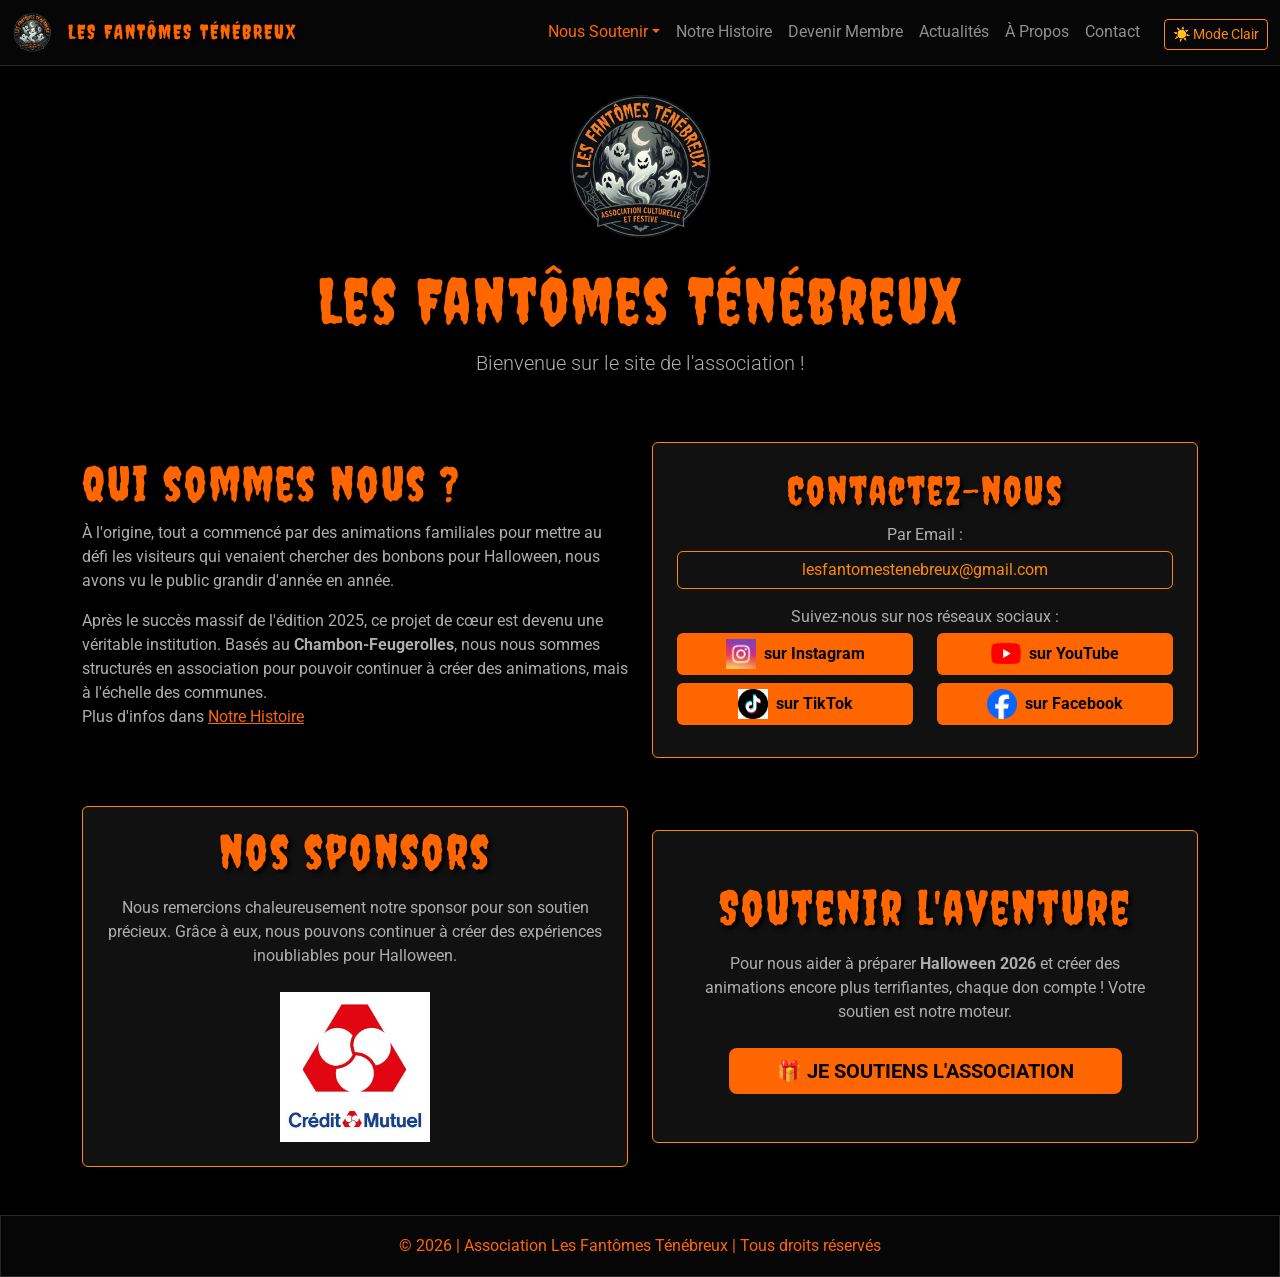
<file: index.html>
<!DOCTYPE html>
<html lang="fr">

<head>
    <meta charset="UTF-8">
    <meta name="viewport" content="width=device-width, initial-scale=1.0">
    <title>Accueil - Les Fantômes Ténébreux</title>
    <meta name="description" content="Association Les Fantômes Ténébreux au Chambon-Feugerolles. Spécialistes de l'animation d'Halloween, nous créons des parcours immersifs et des scénographies terrifiantes pour petits et grands.">
    <meta property="og:title" content="Les Fantômes Ténébreux - Animations Halloween">
    <meta property="og:description" content="Rejoignez l'association la plus terrifiante du Chambon-Feugerolles !">
    <meta property="og:image" content="https://les-fantomes-tenebreux.netlify.app/logo2.png">
    <meta property="og:url" content="https://les-fantomes-tenebreux.netlify.app">
    <meta property="og:type" content="website">
    <script type="application/ld+json">
    {
      "@context": "https://schema.org",
      "@type": "Organization",
      "url": "https://les-fantomes-tenebreux.netlify.app",
      "logo": "https://les-fantomes-tenebreux.netlify.app/logo2.png",
      "name": "Les Fantômes Ténébreux"
    }
    </script>
    <link rel="stylesheet" href="bootstrap.min.css">
    <link rel="stylesheet" href="style.css">
    <link href="https://fonts.googleapis.com/css2?family=Creepster&display=swap" rel="stylesheet">
    <link rel="icon" type="image/png" href="logo2.png">
    <link rel="apple-touch-icon" href="logo2.png">
</head>

<body class="d-flex flex-column min-vh-100">

<nav class="navbar navbar-expand-lg navbar-dark bg-dark fixed-top">
    <div class="container-fluid">
        <a class="navbar-brand d-flex align-items-center" href="/" style="color: #ff6600; font-family: 'Creepster', cursive;">
            <img src="logo2.png" alt="Logo" style="max-width: 40px;" class="me-3">
            <span class="d-none d-sm-inline">LES FANTÔMES TÉNÉBREUX</span>
        </a>
        <div class="d-flex align-items-center ms-auto order-lg-last">
            <button id="theme-toggle" class="btn btn-outline-warning btn-sm me-2">🌓 Mode Clair</button>
            <button class="navbar-toggler" type="button" data-bs-toggle="collapse" data-bs-target="#navbarNav" aria-controls="navbarNav" aria-expanded="false" aria-label="Toggle navigation">
                <span class="navbar-toggler-icon"></span>
            </button>
        </div>

        <div class="collapse navbar-collapse" id="navbarNav">
            <ul class="navbar-nav ms-auto me-lg-3">
                <li class="nav-item dropdown">
                    <a class="nav-link dropdown-toggle" data-bs-toggle="dropdown" href="#" role="button" aria-haspopup="true" aria-expanded="false" style="color: #ff6600;"><font dir="auto" style="vertical-align: inherit;"><font dir="auto" style="vertical-align: inherit;">Nous Soutenir</font></font></a>
                    <div class="dropdown-menu">
                        <a class="dropdown-item" href="/soutenir"><font dir="auto" style="vertical-align: inherit;"><font dir="auto" style="vertical-align: inherit;">Faire un don financier</font></font></a>
                        <a class="dropdown-item" href="https://forms.gle/yteDJCCFaxfCuUiA8"><font dir="auto" style="vertical-align: inherit;"><font dir="auto" style="vertical-align: inherit;">Faire un don de matériel (ou une location gratuite)</font></font></a>
                        <a class="dropdown-item" href="https://forms.gle/eyxXACekgcx5JAuy6"><font dir="auto" style="vertical-align: inherit;"><font dir="auto" style="vertical-align: inherit;">Faire un don en nature (service et autre)</font></font></a>
                    </div>
                </li> 
                <li class="nav-item"><a class="nav-link" href="/historique">Notre Histoire</a></li>
                <li class="nav-item"><a class="nav-link" href="/adhesion">Devenir Membre</a></li>
                <li class="nav-item"><a class="nav-link" href="/actualites">Actualités</a></li>
                <li class="nav-item"><a class="nav-link" href="/Apropos">À Propos</a></li>
                <li class="nav-item"><a class="nav-link" href="mailto:lesfantomestenebreux@gmail.com">Contact</a></li>
            </ul>
        </div>
    </div>
</nav>
<p style="margin-top: 30px;"></p> <!-- Pour compenser la navbar fixe -->
    <div class="container text-center my-5">
        <img src="logo2.png" alt="Logo Les Fantômes Ténébreux" style="max-width: 150px;" class="mb-4">
        <h1 style="color: #ff6600; font-family: 'Creepster', cursive;" class="display-3">Les Fantômes Ténébreux</h1>
        <p class="lead">Bienvenue sur le site de l'association !</p>
    </div>

    <main class="container">
        <div class="row align-items-center mb-5">
            <div class="col-md-6">
                <h2 style="color: #ff6600; font-family: 'Creepster', cursive;">Qui sommes nous ?</h2>
                <p>À l'origine, tout a commencé par des animations familiales pour mettre au défi les visiteurs qui venaient chercher des bonbons pour Halloween, nous avons vu le public grandir d'année en année.</p>
                <p>Après le succès massif de l'édition 2025, ce projet de cœur est devenu une véritable institution. Basés au <strong>Chambon-Feugerolles</strong>, nous nous sommes structurés en association pour pouvoir continuer à créer des animations, mais à l'échelle des communes. <br> Plus d'infos dans <a href="/historique" style="color: #ff6600;">Notre Histoire</a></p>
            </div>
            
            <div class="col-md-6">
                <div class="card bg border-warning shadow">
                    <div class="card-body text-center p-4">
                        <h3 style="color: #ff6600; font-family: 'Creepster', cursive;">Contactez-nous</h3>
                        <div class="mb-3">
                            <p class="mb-1">Par Email :</p>
                            <a href="mailto:lesfantomestenebreux@gmail.com" class="btn btn-outline-warning w-100">lesfantomestenebreux@gmail.com</a>
                        </div>
                        <p class="mb-1">Suivez-nous sur nos réseaux sociaux :</p>
                        <div class="row align-items-center">
                            <div class="col-md-6 mb-2"> 
                                <a href="https://www.instagram.com/les_fantomes_tenebreux" target="_blank" class="btn btn-outline-warning d-flex align-items-center justify-content-center gap-2 fw-bold" style="background-color: #ff6600; border: none; color: black;">
                                    <img src="insta.jpg" alt="Instagram" style="width: 30px; height: 30px; object-fit: contain;"> sur Instagram
                                </a>
                            </div>
                            <div class="col-md-6 mb-2"> 
                                <a href="https://www.youtube.com/@LesFant%C3%B4mesT%C3%A9n%C3%A9breux" target="_blank" class="btn btn-outline-warning d-flex align-items-center justify-content-center gap-2 fw-bold" style="background-color: #ff6600; border: none; color: black;">
                                    <img src="Youtube.png" alt="YouTube" style="width: 30px; height: 30px; object-fit: contain;"> sur YouTube
                                </a>
                            </div>
                            <div class="col-md-6 mb-2"> 
                                <a href="https://www.tiktok.com/@les_fantomes_tenebreux" target="_blank" class="btn btn-outline-warning d-flex align-items-center justify-content-center gap-2 fw-bold" style="background-color: #ff6600; border: none; color: black;">
                                    <img src="tiktok.png" alt="TikTok" style="width: 30px; height: 30px; object-fit: contain;"> sur TikTok
                                </a>
                            </div>
                            <div class="col-md-6 mb-2"> 
                                <a href="https://www.facebook.com/profile.php?id=61594657620146" target="_blank" class="btn btn-outline-warning d-flex align-items-center justify-content-center gap-2 fw-bold" style="background-color: #ff6600; border: none; color: black;">
                                    <img src="facebook.png" alt="Facebook" style="width: 30px; height: 30px; object-fit: contain;"> sur Facebook
                                </a>
                            </div>
                        </div>
                    </div>
                </div>
            </div>
        </div>
        <!-- mettre ici le bandeau des sponsors -->
        <div class="row align-items-center mb-5">
            <div class="col-md-6">
                <div class="card bg border-warning shadow text-center"> 
                    <div class="card-body text-center">
                        <h2 style="color: #ff6600; font-family: 'Creepster', cursive;">nos sponsors</h2>
                        <p class="mt-3">Nous remercions chaleureusement notre sponsor pour son soutien précieux. Grâce à eux, nous pouvons continuer à créer des expériences inoubliables pour Halloween.</p>
                        <div class="d-flex justify-content-around flex-wrap">
                            <a href="https://www.creditmutuel.fr/fr/caisse/auvergne-rhone-alpes/loire/10278-07322-00" class="m-2">
                                <img src="credit_mutuel.jpg" alt="Sponsor 1" style="max-width: 150px;">
                            </a>
                            <!--
                            <a href="#" target="_blank" class="m-2">
                                <img src="sponsors.png" alt="Sponsor 2" style="max-width: 100px;">
                            </a>
                            <a href="#" target="_blank" class="m-2">
                                <img src="sponsors.png" alt="Sponsor 3" style="max-width: 100px;">
                            </a> 
                            -->
                        </div>
                    </div>
                </div>
            </div>
        
            <!-- fin bandeau des sponsors -->
            <div class="col-md-6">
                <div class="card bg border-warning shadow text-center p-4"> 
                    <div class="card-body text-center p-4">
                        <h2 style="color: #ff6600; font-family: 'Creepster', cursive;">Soutenir l'aventure</h2>
                        <p class="mt-3">Pour nous aider à préparer <strong>Halloween <span id="current-year1">2027</span></strong> et créer des animations encore plus terrifiantes, chaque don compte ! Votre soutien est notre moteur.</p>
                        <script>
                            document.getElementById("current-year1").textContent = new Date().getFullYear();
                        </script>
                        <div class="mt-4">
                            <a href="/soutenir" class="btn btn-warning btn-lg fw-bold px-5" style="background-color: #ff6600; border: none; color: black;">🎁 JE SOUTIENS L'ASSOCIATION</a>
                            </div>
                    </div>
                </div>
            </div>
        </div>    
    </main>   
<script src="https://cdn.jsdelivr.net/npm/bootstrap@5.3.3/dist/js/bootstrap.bundle.min.js"></script>
<script>
    const toggleBtn = document.getElementById('theme-toggle');
    const body = document.body;

    function updateThemeUI(isDark) {
        // On cible TOUTES les cartes de la page
        const allCards = document.querySelectorAll('.card');

        if (isDark) {
            // MODE SOMBRE
            body.style.backgroundColor = "#000000";
            body.style.color = "#adafae";
            
            allCards.forEach(card => {
                card.style.backgroundColor = "#111111";
                card.style.borderColor = "#ff6600";
            });

            toggleBtn.innerHTML = "☀️ Mode Clair";
            toggleBtn.className = "btn btn-outline-warning btn-sm mt-1";
        } else {
            // MODE CLAIR
            body.style.backgroundColor = "#ADAFAE";
            body.style.color = "#212529";
            
            allCards.forEach(card => {
                card.style.backgroundColor = "#f8f9fa";
                card.style.borderColor = "#dee2e6";
            });

            toggleBtn.innerHTML = "🌙 Mode Sombre";
            toggleBtn.className = "btn btn-outline-dark btn-sm mt-1";
        }

        // Ajustement automatique de tous les textes pour la lisibilité
        const allTexts = document.querySelectorAll('p, h2, h3, .text-dark, .text-light');
        allTexts.forEach(el => {
            // On ne touche pas aux titres orange (#ff6600)
            if (!el.classList.contains('text-orange') && el.style.color !== 'rgb(255, 102, 0)') {
                el.style.setProperty('color', isDark ? '#adafae' : '#212529', 'important');
            }
        });
    }

    toggleBtn.addEventListener('click', () => {
        const isCurrentlyDark = localStorage.getItem('theme') !== 'light';
        const nextTheme = isCurrentlyDark ? 'light' : 'dark';
        localStorage.setItem('theme', nextTheme);
        updateThemeUI(nextTheme === 'dark');
    });

    // Chargement initial basé sur la mémoire du navigateur
    const savedTheme = localStorage.getItem('theme') || 'dark';
    updateThemeUI(savedTheme === 'dark');
</script>
<a href="/fantome" id="easter-egg-ghost" style="
    position: fixed;
    right: -20px; /* Caché aux 3/4 */
    top: 60%;
    font-size: 2.5rem;
    text-decoration: none;
    z-index: 2000; /* Passe au-dessus de la navbar et du footer */
    transform: rotate(-15deg);
    cursor: pointer;
    transition: right 0.5s ease, transform 0.3s ease;
    display: none; /* Masqué par défaut, géré par le script */
    user-select: none;
">👻</a>

<script>
    document.addEventListener("DOMContentLoaded", () => {
        const secretGhost = document.getElementById('easter-egg-ghost');

        function manageGhostApparition() {
            // Configuration : 25% de chance d'apparaître toutes les 15 secondes
            const appearanceChance = 0.25; 
            
            setInterval(() => {
                // Si le fantôme n'est pas déjà visible, on lance le dé
                if (secretGhost.style.display === 'none' || secretGhost.style.right === '-20px') {
                    if (Math.random() < appearanceChance) {
                        
                        // Choisit une hauteur aléatoire entre 20% et 80% de l'écran pour varier
                        const randomTop = Math.floor(Math.random() * 60) + 20;
                        secretGhost.style.top = randomTop + '%';
                        
                        // Fait apparaître et glisser le fantôme vers la gauche pour être visible au 3/4
                        secretGhost.style.display = 'block';
                        setTimeout(() => {
                            secretGhost.style.right = '-12px'; // Ajustement pour laisser dépasser les 3/4
                        }, 50);

                        // Le fantôme repart se cacher tout seul au bout de 15 secondes s'il n'est pas cliqué
                        setTimeout(() => {
                            secretGhost.style.right = '-20px';
                            setTimeout(() => { secretGhost.style.display = 'none'; }, 500);
                        }, 18000);
                    }
                }
            }, 15000); // Vérification toutes les 15 secondes
        }

        // Effet de survol sympa : il sort un peu plus de sa cachette si on passe la souris dessus
        secretGhost.addEventListener('mouseenter', () => {
            secretGhost.style.right = '0px';
            secretGhost.style.transform = 'rotate(-25deg) scale(1.1)';
        });
        
        secretGhost.addEventListener('mouseleave', () => {
            secretGhost.style.right = '-12px';
            secretGhost.style.transform = 'rotate(-15deg) scale(1)';
        });

        // Lancement du cycle
        manageGhostApparition();
    });
</script>
</body>
<footer class="navbar navbar-expand-lg bg-dark">
    <div class="container-fluid justify-content-center">
        <p style="color: #ff6600 !important; margin:0; padding: 10px 0;"> © <span id="current-year">2027</span> | Association Les Fantômes Ténébreux | Tous droits réservés</p>
        <script>
            document.getElementById("current-year").textContent = new Date().getFullYear();
        </script>    
    </div>
</footer>
</html>
</file>
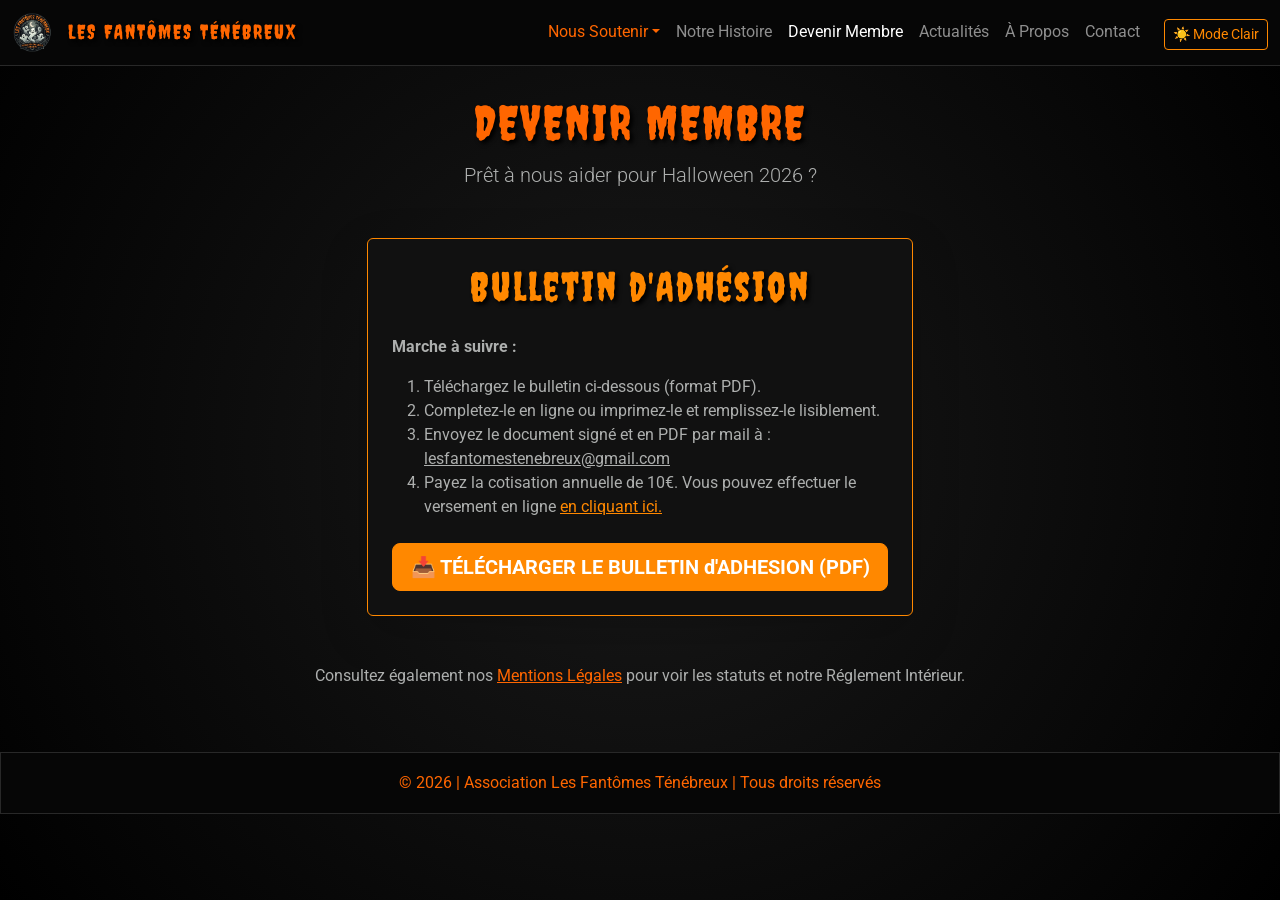
<file: adhesion.html>
<!DOCTYPE html>
<html lang="fr">
<head>
    <meta charset="UTF-8">
    <meta name="viewport" content="width=device-width, initial-scale=1.0">
    <title>Adhésion - Les Fantômes Ténébreux</title>
    <meta name="description" content="Association Les Fantômes Ténébreux au Chambon-Feugerolles. Création d'animations et de scénographies fantastiques, notamment pour Halloween.">
    <meta property="og:title" content="Les Fantômes Ténébreux - Adhésion">
    <meta property="og:description" content="Rejoignez l'association la plus terrifiante du Chambon-Feugerolles !">
    <meta property="og:image" content="https://les-fantomes-tenebreux.netlify.app/logo2.png">
    <meta property="og:url" content="https://les-fantomes-tenebreux.netlify.app/adhesion">
    <meta property="og:type" content="website">
    <script type="application/ld+json">
    {
      "@context": "https://schema.org",
      "@type": "Organization",
      "url": "https://les-fantomes-tenebreux.netlify.app",
      "logo": "https://les-fantomes-tenebreux.netlify.app/logo2.png",
      "name": "Les Fantômes Ténébreux"
    }
    </script>

    <link rel="stylesheet" href="bootstrap.min.css">
    <link rel="stylesheet" href="style.css">
    <link href="https://fonts.googleapis.com/css2?family=Creepster&display=swap" rel="stylesheet">
    <link rel="icon" type="image/png" href="logo2.png">
    <link rel="apple-touch-icon" href="logo2.png">
</head>
<body class="d-flex flex-column min-vh-100">
<nav class="navbar navbar-expand-lg navbar-dark bg-dark fixed-top">
    <div class="container-fluid">
        <a class="navbar-brand d-flex align-items-center" href="/" style="color: #ff6600; font-family: 'Creepster', cursive;">
            <img src="logo2.png" alt="Logo" style="max-width: 40px;" class="me-3">
            <span class="d-none d-sm-inline">LES FANTÔMES TÉNÉBREUX</span>
        </a>

        <div class="d-flex align-items-center ms-auto order-lg-last">
            <button id="theme-toggle" class="btn btn-outline-warning btn-sm me-2">🌓 Mode Clair</button>  
            <button class="navbar-toggler" type="button" data-bs-toggle="collapse" data-bs-target="#navbarNav" aria-controls="navbarNav" aria-expanded="false" aria-label="Toggle navigation">
                <span class="navbar-toggler-icon"></span>
            </button>
        </div>

        <div class="collapse navbar-collapse" id="navbarNav">
            <ul class="navbar-nav ms-auto me-lg-3">
                <li class="nav-item dropdown">
                    <a class="nav-link dropdown-toggle" data-bs-toggle="dropdown" href="#" role="button" aria-haspopup="true" aria-expanded="false" style="color: #ff6600;"><font dir="auto" style="vertical-align: inherit;"><font dir="auto" style="vertical-align: inherit;">Nous Soutenir</font></font></a>
                    <div class="dropdown-menu">
                        <a class="dropdown-item" href="/soutenir"><font dir="auto" style="vertical-align: inherit;"><font dir="auto" style="vertical-align: inherit;">Faire un don financier</font></font></a>
                        <a class="dropdown-item" href="https://forms.gle/yteDJCCFaxfCuUiA8"><font dir="auto" style="vertical-align: inherit;"><font dir="auto" style="vertical-align: inherit;">Faire un don de matériel (ou une location gratuite)</font></font></a>
                        <a class="dropdown-item" href="https://forms.gle/eyxXACekgcx5JAuy6"><font dir="auto" style="vertical-align: inherit;"><font dir="auto" style="vertical-align: inherit;">Faire un don en nature (service et autre)</font></font></a>
                    </div>
                </li> 
                <li class="nav-item"><a class="nav-link" href="/historique">Notre Histoire</a></li>
                <li class="nav-item"><a class="nav-link active" href="/adhesion">Devenir Membre</a></li>
                <li class="nav-item"><a class="nav-link" href="/actualites">Actualités</a></li>
                <li class="nav-item"><a class="nav-link" href="/Apropos">À Propos</a></li>
                <li class="nav-item"><a class="nav-link" href="mailto:lesfantomestenebreux@gmail.com">Contact</a></li>
            </ul>
        </div>
    </div>
</nav>
<p style="margin-top: 30px;"></p> <!-- Pour compenser le bas de page fixe -->
    <div class="container my-5 text-center">
        <h1 style="color: #ff6600; font-family: 'Creepster', cursive; font-size: 3rem;">DEVENIR MEMBRE</h1>
        <p class="lead text-dark mb-5">Prêt à nous aider pour Halloween <span id="current-year1">2027</span> ?</p>
        <script>
            document.getElementById("current-year1").textContent = new Date().getFullYear();
        </script>
        <div class="row justify-content-center">
            <div class="col-md-6">
                <div class="card bg border-warning shadow-lg">
                    <div class="card-body p-4">
                        <h3 class="card-title text-warning mb-4" style="color: #ff6600;">Bulletin d'Adhésion</h3>
                        
                        <div class="text-start text-light mb-4">
                            <p><strong>Marche à suivre :</strong></p>
                            <ol>
                                <li>Téléchargez le bulletin ci-dessous (format PDF).</li>
                                <li>Completez-le en ligne ou imprimez-le et remplissez-le lisiblement.</li>
                                <li>Envoyez le document signé et en PDF par mail à :
                                <a href="mailto:lesfantomestenebreux@gmail.com" class="text-light">lesfantomestenebreux@gmail.com</a></li>
                                <li>Payez la cotisation annuelle de 10€. Vous pouvez effectuer le versement en ligne 
                                <a href="https://www.monetico-online-asso.com/les-fantomes-tenebreux/adhesion" class="text-warning">en cliquant ici.</a></li>
                            </ol>
                        </div>

                        <a href="BULLETIN_ADHESION_INTERNET.pdf" download class="btn btn-warning btn-lg w-100 fw-bold">
                           📥 TÉLÉCHARGER LE BULLETIN d'ADHESION (PDF)
                        </a>
                    </div>
                </div>
            </div>
        </div>
        <div class="mt-5">
            <p class="text-dark">Consultez également nos <a href="Apropos.html" style="color: #ff6600;">Mentions Légales</a> pour voir les statuts et notre Réglement Intérieur.</p>
        </div>
    </div>
<script src="https://cdn.jsdelivr.net/npm/bootstrap@5.3.3/dist/js/bootstrap.bundle.min.js"></script>
<script>
    const toggleBtn = document.getElementById('theme-toggle');
    const body = document.body;

    function updateThemeUI(isDark) {
        // On récupère toutes les cartes de la page
        const allCards = document.querySelectorAll('.card');

        if (isDark) {
            // MODE SOMBRE : Dégradé noir profond
            body.style.background = "radial-gradient(circle, #1a1a1a 0%, #000000 100%)";
            body.style.color = "#adafae";
            
            allCards.forEach(card => {
                card.style.backgroundColor = "#111111";
                card.style.borderColor = "#333333";
            });

            toggleBtn.innerHTML = "☀️ Mode Clair";
            toggleBtn.className = "btn btn-outline-warning btn-sm mt-1";
        } else {
            // MODE CLAIR : Dégradé basé sur ton gris #ADAFAE
            body.style.background = "radial-gradient(circle, #ADAFAE 0%, #888888 100%)";
            body.style.color = "#212529";

            allCards.forEach(card => {
                card.style.backgroundColor = "#f8f9fa";
                card.style.borderColor = "#dee2e6";
            });

            toggleBtn.innerHTML = "🌙 Mode Sombre";
            toggleBtn.className = "btn btn-outline-dark btn-sm mt-1";
        }

        // On ajuste le texte (paragraphes, listes, titres h1 et h3)
        const textsToChange = document.querySelectorAll('p, li, h1, h3, .text-dark, .text-light');
        textsToChange.forEach(el => {
            // CONDITION : On n'impacte PAS le footer ni les titres orange
            if (!el.closest('footer') && !el.classList.contains('text-orange') && el.style.color !== 'rgb(255, 102, 0)') {
                el.style.setProperty('color', isDark ? '#adafae' : '#212529', 'important');
            }
        });
    }

    toggleBtn.addEventListener('click', () => {
        const isCurrentlyDark = localStorage.getItem('theme') !== 'light';
        const nextTheme = isCurrentlyDark ? 'light' : 'dark';
        localStorage.setItem('theme', nextTheme); // Synchronisation entre les pages
        updateThemeUI(nextTheme === 'dark');
    });

    // Chargement initial via la mémoire du navigateur
    const savedTheme = localStorage.getItem('theme') || 'dark';
    updateThemeUI(savedTheme === 'dark');
</script>
</body>
<footer class="navbar navbar-expand-lg bg-dark">
    <div class="container-fluid justify-content-center">
        <p style="color: #ff6600 !important; margin:0; padding: 10px 0;"> © <span id="current-year">2027</span> | Association Les Fantômes Ténébreux | Tous droits réservés</p>
        <script>
            document.getElementById("current-year").textContent = new Date().getFullYear();
        </script>
    </div>
</footer>
</html>
</file>
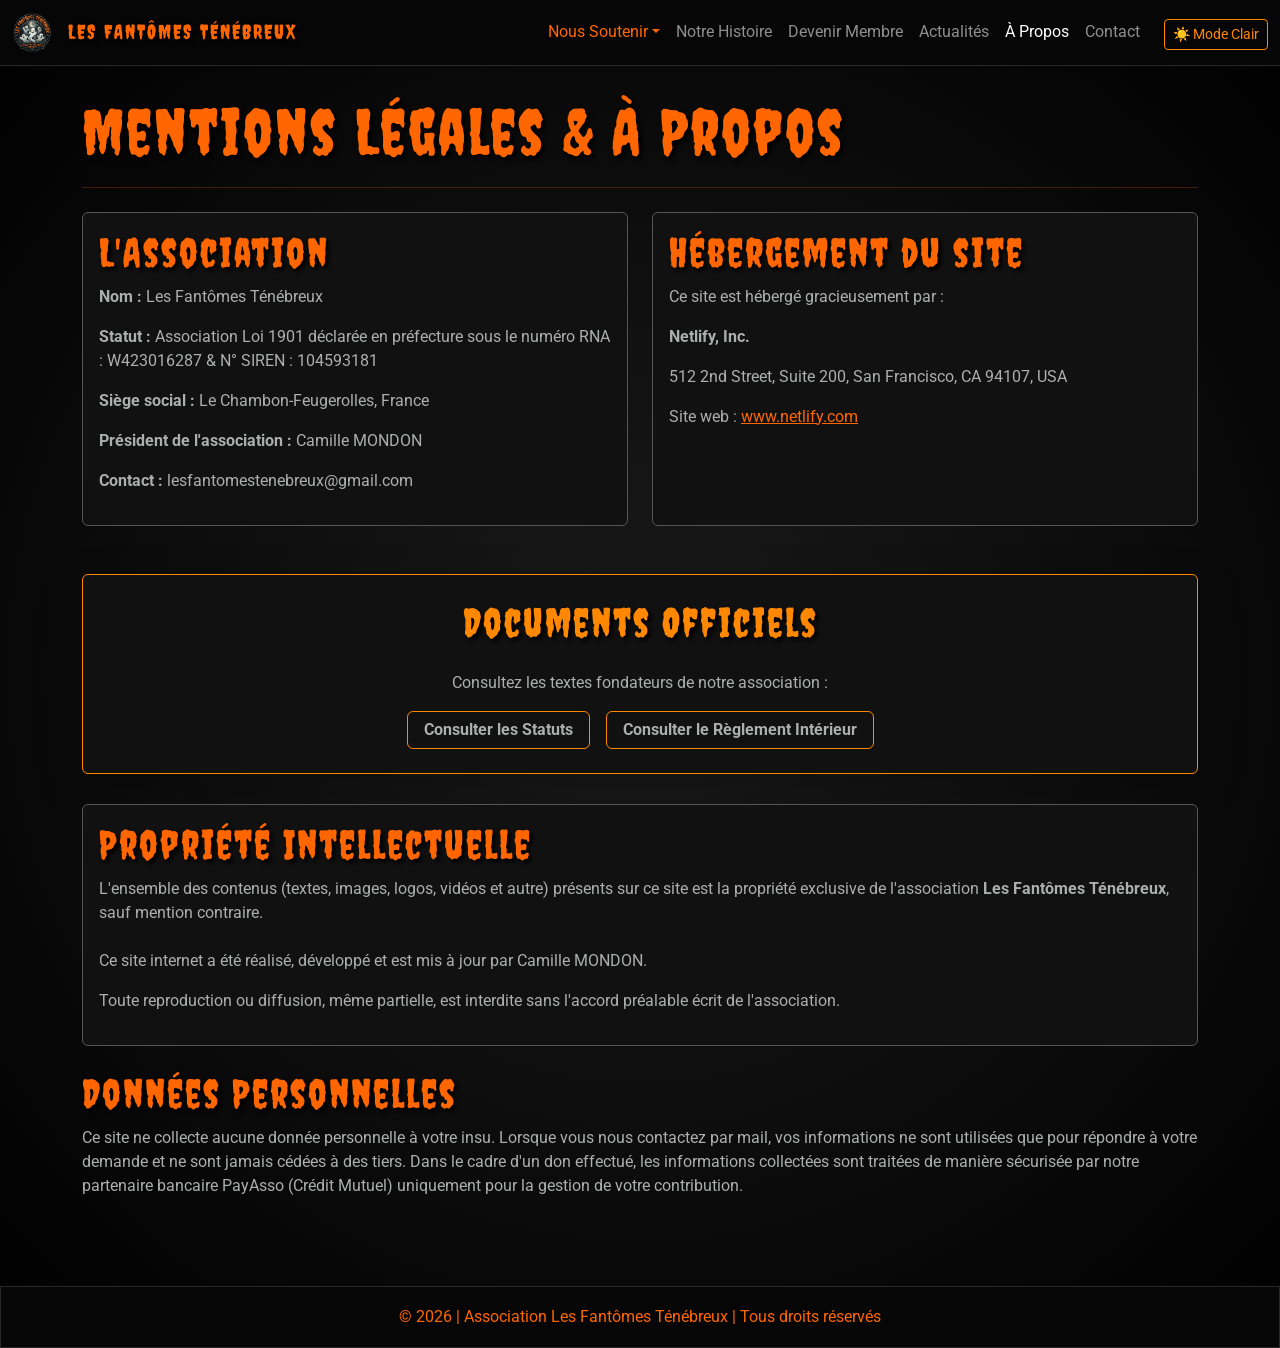
<file: Apropos.html>
<!DOCTYPE html>
<html lang="fr">

<head>    
    <meta charset="UTF-8">
    <meta name="viewport" content="width=device-width, initial-scale=1.0">
    <title>À Propos - Les Fantômes Ténébreux</title>
    <link rel="stylesheet" href="bootstrap.min.css">
    <link rel="stylesheet" href="style.css">
    <meta name="description" content="Association Les Fantômes Ténébreux au Chambon-Feugerolles. Création d'animations et de scénographies fantastiques, notamment pour Halloween.">
    <script type="application/ld+json">
    {
      "@context": "https://schema.org",
      "@type": "Organization",
      "url": "https://les-fantomes-tenebreux.netlify.app",
      "logo": "https://les-fantomes-tenebreux.netlify.app/logo2.png",
      "name": "Les Fantômes Ténébreux"
    }
    </script>
    <link href="https://fonts.googleapis.com/css2?family=Creepster&display=swap" rel="stylesheet">
    <link rel="icon" type="image/png" href="logo2.png">
    <link rel="apple-touch-icon" href="logo2.png">
    <meta property="og:title" content="Les Fantômes Ténébreux - Animations Halloween">
    <meta property="og:description" content="Rejoignez l'association la plus terrifiante du Chambon-Feugerolles !">
    <meta property="og:image" content="https://les-fantomes-tenebreux.netlify.app/logo2.png">
    <meta property="og:url" content="https://les-fantomes-tenebreux.netlify.app">
    <meta property="og:type" content="website">
</head>

<body class="d-flex flex-column min-vh-100">
<nav class="navbar navbar-expand-lg navbar-dark bg-dark fixed-top">
    <div class="container-fluid">
        <a class="navbar-brand d-flex align-items-center" href="/" style="color: #ff6600; font-family: 'Creepster', cursive;">
            <img src="logo2.png" alt="Logo" style="max-width: 40px;" class="me-3">
            <span class="d-none d-sm-inline">LES FANTÔMES TÉNÉBREUX</span>
        </a>

        <div class="d-flex align-items-center ms-auto order-lg-last">
            <button id="theme-toggle" class="btn btn-outline-warning btn-sm me-2">🌓 Mode Clair</button>
            
            <button class="navbar-toggler" type="button" data-bs-toggle="collapse" data-bs-target="#navbarNav" aria-controls="navbarNav" aria-expanded="false" aria-label="Toggle navigation">
                <span class="navbar-toggler-icon"></span>
            </button>
        </div>

        <div class="collapse navbar-collapse" id="navbarNav">
            <ul class="navbar-nav ms-auto me-lg-3">
                <li class="nav-item dropdown">
                    <a class="nav-link dropdown-toggle" data-bs-toggle="dropdown" href="#" role="button" aria-haspopup="true" aria-expanded="false" style="color: #ff6600;"><font dir="auto" style="vertical-align: inherit;"><font dir="auto" style="vertical-align: inherit;">Nous Soutenir</font></font></a>
                    <div class="dropdown-menu">
                        <a class="dropdown-item" href="/soutenir"><font dir="auto" style="vertical-align: inherit;"><font dir="auto" style="vertical-align: inherit;">Faire un don financier</font></font></a>
                        <a class="dropdown-item" href="https://forms.gle/yteDJCCFaxfCuUiA8"><font dir="auto" style="vertical-align: inherit;"><font dir="auto" style="vertical-align: inherit;">Faire un don de matériel (ou une location gratuite)</font></font></a>
                        <a class="dropdown-item" href="https://forms.gle/eyxXACekgcx5JAuy6"><font dir="auto" style="vertical-align: inherit;"><font dir="auto" style="vertical-align: inherit;">Faire un don en nature (service et autre)</font></font></a>
                    </div>
                </li> 
                <li class="nav-item"><a class="nav-link" href="/historique">Notre Histoire</a></li>
                <li class="nav-item"><a class="nav-link" href="/adhesion">Devenir Membre</a></li>
                <li class="nav-item"><a class="nav-link" href="/actualites">Actualités</a></li>
                <li class="nav-item"><a class="nav-link active" href="/Apropos">À Propos</a></li>
                <li class="nav-item"><a class="nav-link" href="mailto:lesfantomestenebreux@gmail.com">Contact</a></li>
            </ul>
        </div>
    </div>
</nav>
<p style="margin-top: 30px;"></p> <!-- Pour compenser la navbar fixe -->
    <div class="container my-5">
        <h1 style="color: #ff6600; font-family: 'Creepster', cursive;">Mentions Légales & À Propos</h1>
        <hr style="border-color: #ff6600;">
        <div class="row mt-4">
            <div class="col-md-6 mb-4">
                <div class="card bg border-secondary h-100">
                    <div class="card-body">
                        <h3 style="color: #ff6600;">L'Association</h3>
                        <p class="text-light"><strong>Nom :</strong> Les Fantômes Ténébreux</p>
                        <p class="text-light"><strong>Statut :</strong> Association Loi 1901 déclarée en préfecture sous le numéro RNA : W423016287 & N° SIREN : 104593181</p>
                        <p class="text-light"><strong>Siège social :</strong> Le Chambon-Feugerolles, France</p>
                        <p class="text-light"><strong>Président de l'association :</strong> Camille MONDON</p>
                        <p class="text-light"><strong>Contact :</strong> lesfantomestenebreux@gmail.com</p>
                    </div>
                </div>
            </div>

            <div class="col-md-6 mb-4">
                <div class="card bg border-secondary h-100">
                    <div class="card-body">
                        <h3 style="color: #ff6600;">Hébergement du site</h3>
                        <p class="text-light">Ce site est hébergé gracieusement par :</p>
                        <p class="text-light"><strong>Netlify, Inc.</strong></p>
                        <p class="text-light">512 2nd Street, Suite 200, San Francisco, CA 94107, USA</p>
                        <p class="text-light">Site web : <a href="https://www.netlify.com" target="_blank" style="color: #ff6600;">www.netlify.com</a></p>
                    </div>
                </div>
            </div>
        </div>

        <div class="row justify-content-center mt-4">
            <div class="col-md-12">
                <div class="card bg border-warning shadow-lg">
                    <div class="card-body p-4 text-center">
                        <h3 class="card-title text-warning mb-4" style="color: #ff6600;">Documents Officiels</h3>
                        <p class="text-light">Consultez les textes fondateurs de notre association :</p>
                        <div class="d-flex justify-content-center gap-3">
                            <a href="statuts_de_association.pdf" target="_blank" class="btn btn-outline-warning text-dark fw-bold"">Consulter les Statuts</a>
                            <a href="reglement_interieur.pdf" target="_blank" class="btn btn-outline-warning text-dark fw-bold">Consulter le Règlement Intérieur</a>
                        </div>
                    </div>
                </div>
            </div>
        </div>
        <p style="margin-top: 30px;"></p>
        <div class="row mt-2 ">
            <div class="col-12">
                <div class="card bg border-secondary">
                    <div class="card-body">
                        <h3 style="color: #ff6600;">Propriété Intellectuelle</h3>
                        <p class="text-light">L'ensemble des contenus (textes, images, logos, vidéos et autre) présents sur ce site est la propriété exclusive de l'association <strong>Les Fantômes Ténébreux</strong>, sauf mention contraire. <br> 
                            <br>Ce site internet a été réalisé, développé et est mis à jour par Camille MONDON.</p>
                        <p class="text-light">Toute reproduction ou diffusion, même partielle, est interdite sans l'accord préalable écrit de l'association.</p>
                    </div>
                </div>
            </div>
        </div>

        <div class="row mt-4">
            <div class="col-12">
                <h3 style="color: #ff6600;">Données Personnelles</h3>
                <p class="text-dark">Ce site ne collecte aucune donnée personnelle à votre insu. Lorsque vous nous contactez par mail, vos informations ne sont utilisées que pour répondre à votre demande et ne sont jamais cédées à des tiers. Dans le cadre d'un don effectué, les informations collectées sont traitées de manière sécurisée par notre partenaire bancaire PayAsso (Crédit Mutuel) uniquement pour la gestion de votre contribution.</p>
            </div>
        </div>
    </div>
    <script src="https://cdn.jsdelivr.net/npm/bootstrap@5.3.3/dist/js/bootstrap.bundle.min.js"></script>
<script>
    const toggleBtn = document.getElementById('theme-toggle');
    const body = document.body;

    function updateThemeUI(isDark) {
        // On récupère TOUTES les cartes de la page
        const allCards = document.querySelectorAll('.card');

        if (isDark) {
            // MODE SOMBRE : Dégradé noir profond
            body.style.background = "radial-gradient(circle, #1a1a1a 0%, #000000 100%)";
            body.style.color = "#adafae";
            
            allCards.forEach(card => {
                card.style.backgroundColor = "#111111";
                card.style.borderColor = "#333333";
            });

            toggleBtn.innerHTML = "☀️ Mode Clair";
            toggleBtn.className = "btn btn-outline-warning btn-sm mt-1";
        } else {
            // MODE CLAIR : Dégradé basé sur ton gris #ADAFAE
            body.style.background = "radial-gradient(circle, #ADAFAE 0%, #888888 100%)";
            body.style.color = "#212529";

            allCards.forEach(card => {
                card.style.backgroundColor = "#f8f9fa";
                card.style.borderColor = "#dee2e6";
            });

            toggleBtn.innerHTML = "🌙 Mode Sombre";
            toggleBtn.className = "btn btn-outline-dark btn-sm mt-1";
        }

        // Ajustement automatique des textes (p, li, titres h1 et h3)
        const textsToChange = document.querySelectorAll('p, li, h1, h3, .text-dark, .text-light');
        textsToChange.forEach(el => {
            // CONDITION : On n'impacte PAS le footer ni les titres orange du CSS
            if (!el.closest('footer') && !el.classList.contains('text-orange') && el.style.color !== 'rgb(255, 102, 0)') {
                el.style.setProperty('color', isDark ? '#adafae' : '#212529', 'important');
            }
        });
    }

    // Gestion du clic avec sauvegarde localStorage pour tout le site
    toggleBtn.addEventListener('click', () => {
        const isCurrentlyDark = localStorage.getItem('theme') !== 'light';
        const nextTheme = isCurrentlyDark ? 'light' : 'dark';
        localStorage.setItem('theme', nextTheme);
        updateThemeUI(nextTheme === 'dark');
    });

    // Chargement initial : applique la préférence enregistrée
    const savedTheme = localStorage.getItem('theme') || 'dark';
    updateThemeUI(savedTheme === 'dark');
</script>
<a href="/fantome" id="easter-egg-ghost" style="
    position: fixed;
    right: -20px; /* Caché aux 3/4 */
    top: 60%;
    font-size: 2.5rem;
    text-decoration: none;
    z-index: 2000; /* Passe au-dessus de la navbar et du footer */
    transform: rotate(-15deg);
    cursor: pointer;
    transition: right 0.5s ease, transform 0.3s ease;
    display: none; /* Masqué par défaut, géré par le script */
    user-select: none;
">👻</a>

<script>
    document.addEventListener("DOMContentLoaded", () => {
        const secretGhost = document.getElementById('easter-egg-ghost');

        function manageGhostApparition() {
            // Configuration : 33.4% de chance d'apparaître toutes les 15 secondes
            const appearanceChance = 0.334; 
            
            setInterval(() => {
                // Si le fantôme n'est pas déjà visible, on lance le dé
                if (secretGhost.style.display === 'none' || secretGhost.style.right === '-20px') {
                    if (Math.random() < appearanceChance) {
                        
                        // Choisit une hauteur aléatoire entre 20% et 80% de l'écran pour varier
                        const randomTop = Math.floor(Math.random() * 60) + 20;
                        secretGhost.style.top = randomTop + '%';
                        
                        // Fait apparaître et glisser le fantôme vers la gauche pour être visible au 3/4
                        secretGhost.style.display = 'block';
                        setTimeout(() => {
                            secretGhost.style.right = '-12px'; // Ajustement pour laisser dépasser les 3/4
                        }, 50);

                        // Le fantôme repart se cacher tout seul au bout de 15 secondes s'il n'est pas cliqué
                        setTimeout(() => {
                            secretGhost.style.right = '-20px';
                            setTimeout(() => { secretGhost.style.display = 'none'; }, 500);
                        }, 20000);
                    }
                }
            }, 20000); // Vérification toutes les 20 secondes
        }

        // Effet de survol sympa : il sort un peu plus de sa cachette si on passe la souris dessus
        secretGhost.addEventListener('mouseenter', () => {
            secretGhost.style.right = '0px';
            secretGhost.style.transform = 'rotate(-25deg) scale(1.1)';
        });
        
        secretGhost.addEventListener('mouseleave', () => {
            secretGhost.style.right = '-12px';
            secretGhost.style.transform = 'rotate(-15deg) scale(1)';
        });

        // Lancement du cycle
        manageGhostApparition();
    });
</script>
</body>
<footer class="navbar navbar-expand-lg bg-dark mt-4">
    <div class="container-fluid justify-content-center">
    <p style="color: #ff6600 !important; margin:0; padding: 10px 0;"> © <span id="current-year">2027</span> | Association Les Fantômes Ténébreux | Tous droits réservés</p>
        <script>
            document.getElementById("current-year").textContent = new Date().getFullYear();
        </script>
    </div>
</footer>
</html>
</file>
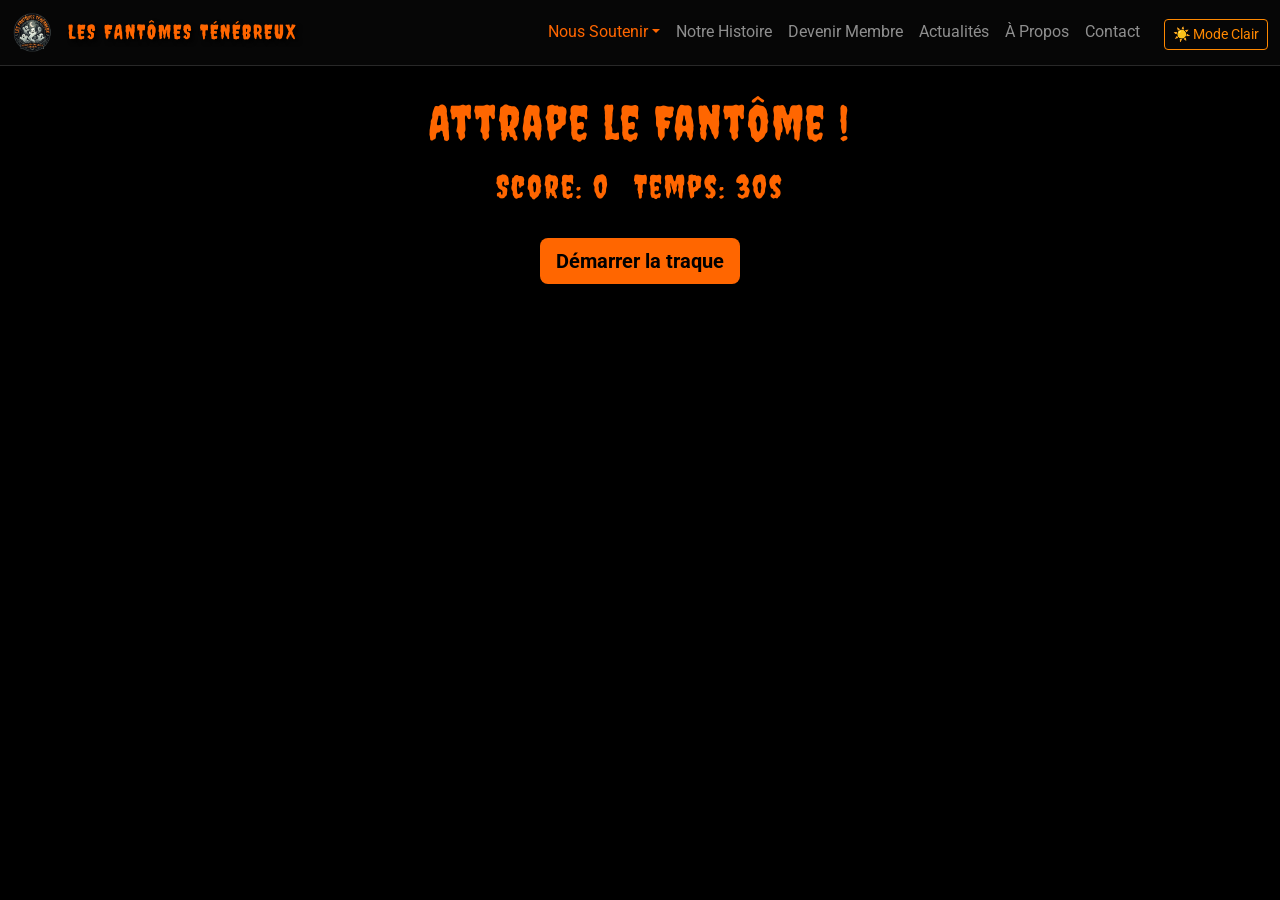
<file: fantome.html>
<!DOCTYPE html>
<html lang="fr">

<head>
    <meta charset="UTF-8">
    <meta name="viewport" content="width=device-width, initial-scale=1.0">
    <title>Accueil - Les Fantômes Ténébreux</title>
    <meta name="description" content="Association Les Fantômes Ténébreux au Chambon-Feugerolles. Spécialistes de l'animation d'Halloween, nous créons des parcours immersifs et des scénographies terrifiantes pour petits et grands.">
    <meta property="og:title" content="Les Fantômes Ténébreux - Animations Halloween">
    <meta property="og:description" content="Rejoignez l'association la plus terrifiante du Chambon-Feugerolles !">
    <meta property="og:image" content="https://les-fantomes-tenebreux.netlify.app/logo2.png">
    <meta property="og:url" content="https://les-fantomes-tenebreux.netlify.app">
    <meta property="og:type" content="website">
    <script type="application/ld+json">
    {
      "@context": "https://schema.org",
      "@type": "Organization",
      "url": "https://les-fantomes-tenebreux.netlify.app",
      "logo": "https://les-fantomes-tenebreux.netlify.app/logo2.png",
      "name": "Les Fantômes Ténébreux"
    }
    </script>
    <link rel="stylesheet" href="bootstrap.min.css">
    <link rel="stylesheet" href="style.css">
    <link href="https://fonts.googleapis.com/css2?family=Creepster&display=swap" rel="stylesheet">
    <link rel="icon" type="image/png" href="logo2.png">
    <link rel="apple-touch-icon" href="logo2.png">
</head>

<body class="d-flex flex-column min-vh-100">

<nav class="navbar navbar-expand-lg navbar-dark bg-dark fixed-top">
    <div class="container-fluid">
        <a class="navbar-brand d-flex align-items-center" href="/" style="color: #ff6600; font-family: 'Creepster', cursive;">
            <img src="logo2.png" alt="Logo" style="max-width: 40px;" class="me-3">
            <span class="d-none d-sm-inline">LES FANTÔMES TÉNÉBREUX</span>
        </a>
        <div class="d-flex align-items-center ms-auto order-lg-last">
            <button id="theme-toggle" class="btn btn-outline-warning btn-sm me-2">🌓 Mode Clair</button>
            <button class="navbar-toggler" type="button" data-bs-toggle="collapse" data-bs-target="#navbarNav" aria-controls="navbarNav" aria-expanded="false" aria-label="Toggle navigation">
                <span class="navbar-toggler-icon"></span>
            </button>
        </div>

        <div class="collapse navbar-collapse" id="navbarNav">
            <ul class="navbar-nav ms-auto me-lg-3">
                <li class="nav-item dropdown">
                    <a class="nav-link dropdown-toggle" data-bs-toggle="dropdown" href="#" role="button" aria-haspopup="true" aria-expanded="false" style="color: #ff6600;"><font dir="auto" style="vertical-align: inherit;"><font dir="auto" style="vertical-align: inherit;">Nous Soutenir</font></font></a>
                    <div class="dropdown-menu">
                        <a class="dropdown-item" href="/soutenir"><font dir="auto" style="vertical-align: inherit;"><font dir="auto" style="vertical-align: inherit;">Faire un don financier</font></font></a>
                        <a class="dropdown-item" href="https://forms.gle/yteDJCCFaxfCuUiA8"><font dir="auto" style="vertical-align: inherit;"><font dir="auto" style="vertical-align: inherit;">Faire un don de matériel (ou une location gratuite)</font></font></a>
                        <a class="dropdown-item" href="https://forms.gle/eyxXACekgcx5JAuy6"><font dir="auto" style="vertical-align: inherit;"><font dir="auto" style="vertical-align: inherit;">Faire un don en nature (service et autre)</font></font></a>
                    </div>
                </li> 
                <li class="nav-item"><a class="nav-link" href="/historique">Notre Histoire</a></li>
                <li class="nav-item"><a class="nav-link" href="/adhesion">Devenir Membre</a></li>
                <li class="nav-item"><a class="nav-link" href="/actualites">Actualités</a></li>
                <li class="nav-item"><a class="nav-link" href="/Apropos">À Propos</a></li>
                <li class="nav-item"><a class="nav-link" href="mailto:lesfantomestenebreux@gmail.com">Contact</a></li>
            </ul>
        </div>
    </div>
</nav>
<p style="margin-top: 30px;"></p> <!-- Pour compenser la navbar fixe -->
<div id="mini-game-section" class="text-center mt-5 mb-5">
    <h2 style="color: #ff6600; font-family: 'Creepster', cursive;" class="mb-3">Attrape le Fantôme !</h2>
    
    <div class="d-flex justify-content-center gap-4 mb-4">
        <h4 style="color: #adafae;">Score: <span id="score" style="color: #ff6600;">0</span></h4>
        <h4 style="color: #adafae;">Temps: <span id="time" style="color: #ff6600;">30</span>s</h4>
    </div>

    <button id="start-btn" class="btn btn-warning btn-lg fw-bold mb-4" style="background-color: #ff6600; border: none; color: black;">Démarrer la traque</button>

    <div id="game-container" class="position-relative border border-warning rounded shadow-lg mx-auto" style="width: 100%; max-width: 600px; height: 400px; background-color: #111111; overflow: hidden; display: none;">
        <div id="ghost" class="position-absolute" style="font-size: 3rem; cursor: pointer; display: none; transition: top 0.2s, left 0.2s; user-select: none;">
            👻
        </div>
    </div>
</div>

<script src="https://cdn.jsdelivr.net/npm/bootstrap@5.3.3/dist/js/bootstrap.bundle.min.js"></script>
<script>
    const toggleBtn = document.getElementById('theme-toggle');
    const body = document.body;

    function updateThemeUI(isDark) {
        // On cible TOUTES les cartes de la page
        const allCards = document.querySelectorAll('.card');

        if (isDark) {
            // MODE SOMBRE
            body.style.backgroundColor = "#000000";
            body.style.color = "#adafae";
            
            allCards.forEach(card => {
                card.style.backgroundColor = "#111111";
                card.style.borderColor = "#ff6600";
            });

            toggleBtn.innerHTML = "☀️ Mode Clair";
            toggleBtn.className = "btn btn-outline-warning btn-sm mt-1";
        } else {
            // MODE CLAIR
            body.style.backgroundColor = "#ADAFAE";
            body.style.color = "#212529";
            
            allCards.forEach(card => {
                card.style.backgroundColor = "#f8f9fa";
                card.style.borderColor = "#dee2e6";
            });

            toggleBtn.innerHTML = "🌙 Mode Sombre";
            toggleBtn.className = "btn btn-outline-dark btn-sm mt-1";
        }

        // Ajustement automatique de tous les textes pour la lisibilité
        const allTexts = document.querySelectorAll('p, h2, h3, .text-dark, .text-light');
        allTexts.forEach(el => {
            // On ne touche pas aux titres orange (#ff6600)
            if (!el.classList.contains('text-orange') && el.style.color !== 'rgb(255, 102, 0)') {
                el.style.setProperty('color', isDark ? '#adafae' : '#212529', 'important');
            }
        });
    }

    toggleBtn.addEventListener('click', () => {
        const isCurrentlyDark = localStorage.getItem('theme') !== 'light';
        const nextTheme = isCurrentlyDark ? 'light' : 'dark';
        localStorage.setItem('theme', nextTheme);
        updateThemeUI(nextTheme === 'dark');
    });

    // Chargement initial basé sur la mémoire du navigateur
    const savedTheme = localStorage.getItem('theme') || 'dark';
    updateThemeUI(savedTheme === 'dark');
</script>
<script>
const startBtn = document.getElementById('start-btn');
const gameContainer = document.getElementById('game-container');
const ghost = document.getElementById('ghost');
const scoreDisplay = document.getElementById('score');
const timeDisplay = document.getElementById('time');

let score = 0;
let timeLeft = 30;
let gameInterval;
let ghostTimeout;

function moveGhost() {
    // Récupère les dimensions du conteneur pour garder le fantôme à l'intérieur
    const containerRect = gameContainer.getBoundingClientRect();
    const ghostSize = 50; 
    
    const maxX = containerRect.width - ghostSize;
    const maxY = containerRect.height - ghostSize;

    // Génère des coordonnées aléatoires
    const randomX = Math.floor(Math.random() * maxX);
    const randomY = Math.floor(Math.random() * maxY);

    ghost.style.left = randomX + 'px';
    ghost.style.top = randomY + 'px';
    ghost.style.display = 'block';

    // Fait disparaître le fantôme s'il n'est pas cliqué à temps
    clearTimeout(ghostTimeout);
    ghostTimeout = setTimeout(() => {
        ghost.style.display = 'none';
        if (timeLeft > 0) setTimeout(moveGhost, Math.random() * 500 + 200);
    }, Math.random() * 800 + 600); // Reste visible entre 0.6s et 1.4s
}

// Action au clic sur le fantôme
ghost.addEventListener('click', () => {
    score++;
    scoreDisplay.textContent = score;
    ghost.style.display = 'none'; 
    clearTimeout(ghostTimeout);
    
    // Petit effet visuel sur la bordure du conteneur
    gameContainer.style.borderColor = "#ff0000";
    setTimeout(() => gameContainer.style.borderColor = "#ff6600", 200);

    // Fait réapparaître un nouveau fantôme rapidement
    if (timeLeft > 0) setTimeout(moveGhost, Math.random() * 400 + 200);
});

// Action au clic sur le bouton "Démarrer"
startBtn.addEventListener('click', () => {
    // Réinitialisation des variables
    score = 0;
    timeLeft = 30;
    scoreDisplay.textContent = score;
    timeDisplay.textContent = timeLeft;
    
    startBtn.style.display = 'none';
    gameContainer.style.display = 'block';
    
    moveGhost();

    // Décompte du chronomètre
    gameInterval = setInterval(() => {
        timeLeft--;
        timeDisplay.textContent = timeLeft;
        
        if (timeLeft <= 0) {
            clearInterval(gameInterval);
            clearTimeout(ghostTimeout);
            ghost.style.display = 'none';
            startBtn.style.display = 'block';
            startBtn.textContent = 'Rejouer';
            alert('Temps écoulé ! Tu as attrapé ' + score + ' fantômes 👻');
        }
    }, 1000);
});
</script>
</body>
</html>
</file>
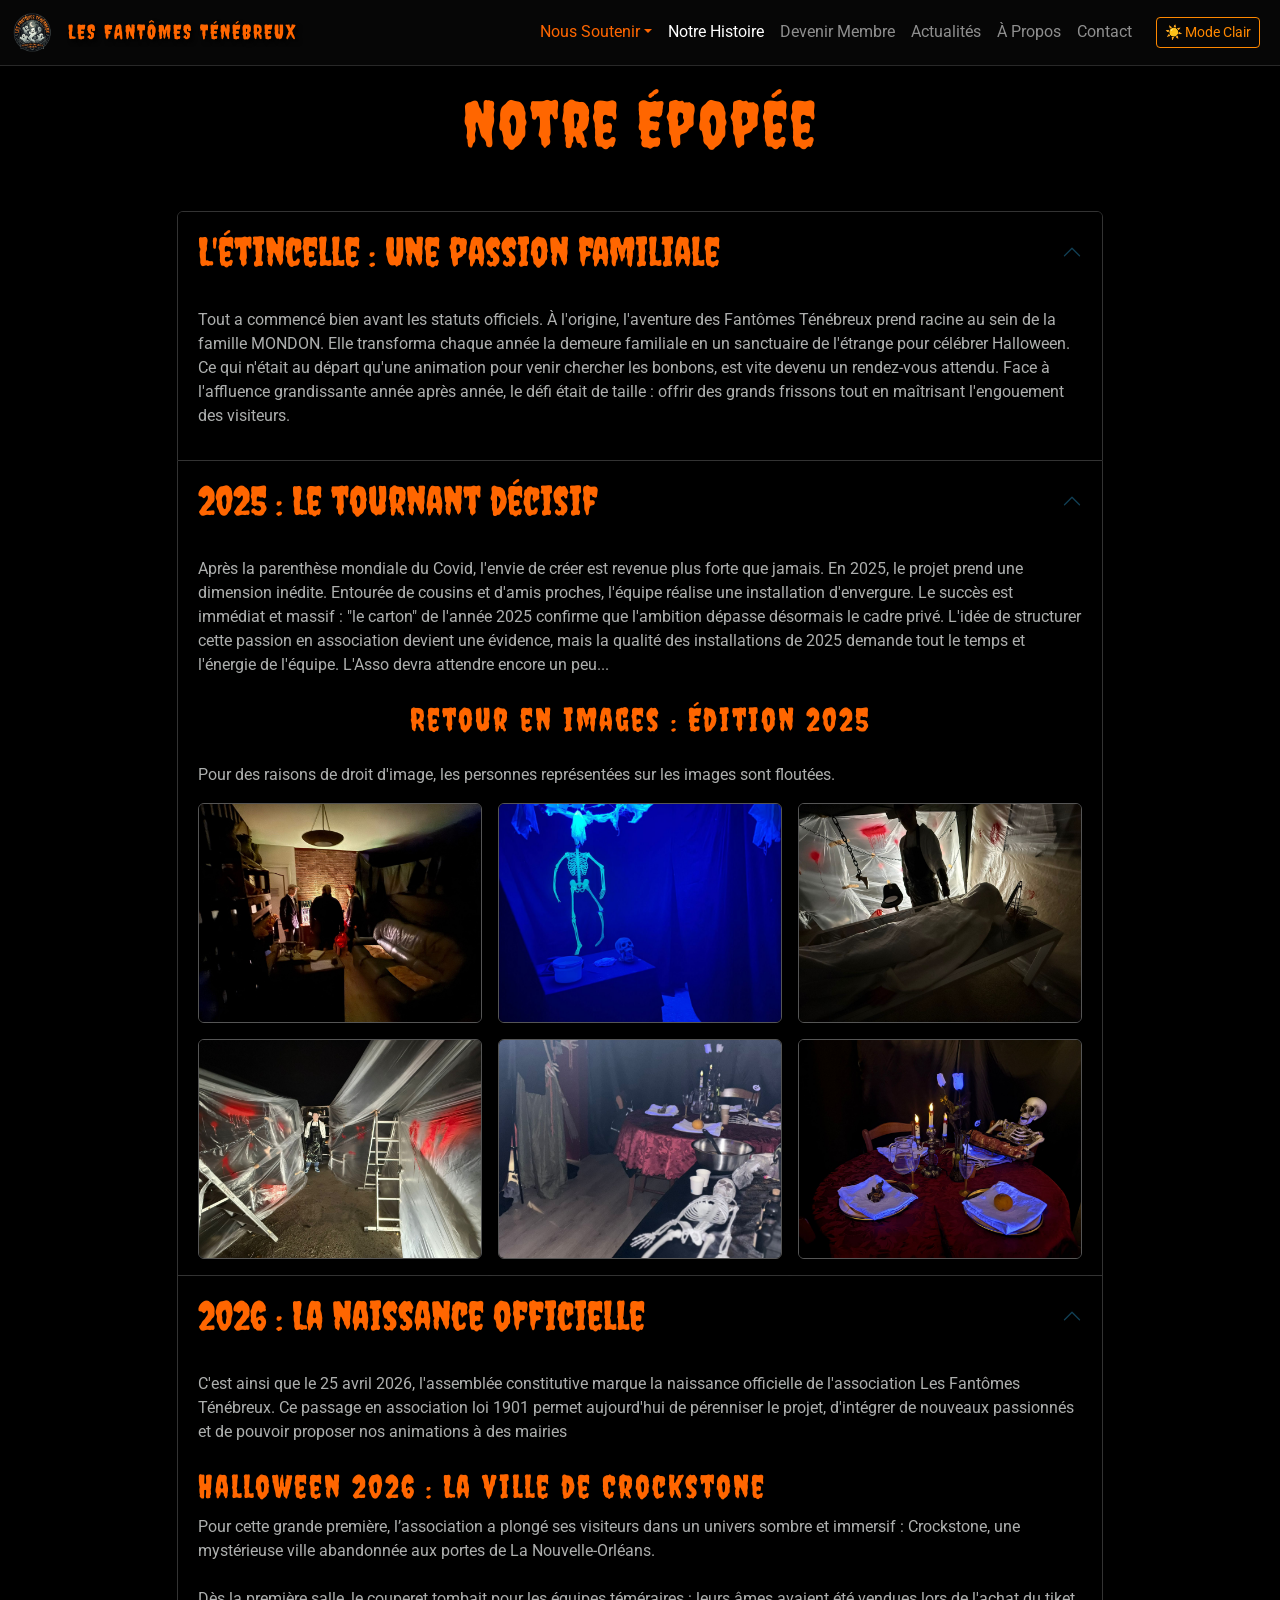
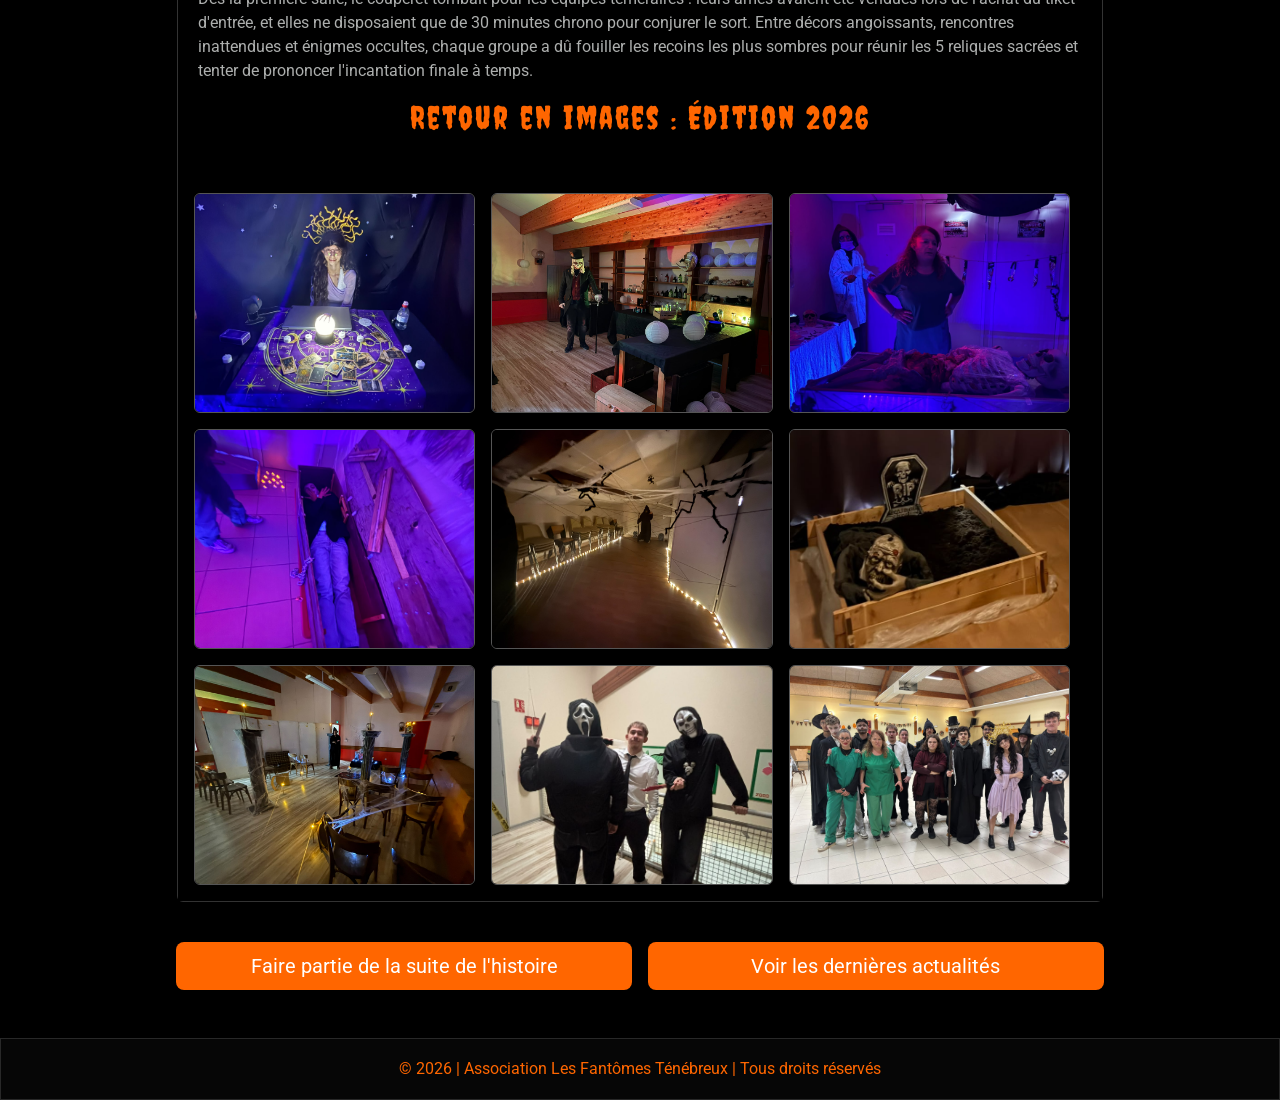
<file: historique.html>
<!DOCTYPE html>
<html lang="fr">

<head>    
    <meta charset="UTF-8">
    <meta name="viewport" content="width=device-width, initial-scale=1.0">
    <title>Notre Histoire - Les Fantômes Ténébreux</title>
    <meta name="description" content="Association Les Fantômes Ténébreux au Chambon-Feugerolles. Création d'animations et de scénographies fantastiques, notamment pour Halloween.">
    <script type="application/ld+json">
    {
      "@context": "https://schema.org",
      "@type": "Organization",
      "url": "https://les-fantomes-tenebreux.netlify.app",
      "logo": "https://les-fantomes-tenebreux.netlify.app/logo2.png",
      "name": "Les Fantômes Ténébreux"
    }
    </script>
    <link rel="stylesheet" href="bootstrap.min.css">
    <link rel="stylesheet" href="style.css">
    <link href="https://fonts.googleapis.com/css2?family=Creepster&display=swap" rel="stylesheet">
    <link rel="icon" type="image/png" href="logo2.png">
    <link rel="apple-touch-icon" href="logo2.png">
    <meta property="og:title" content="Les Fantômes Ténébreux - Animations Halloween">
    <meta property="og:description" content="Rejoignez l'association la plus terrifiante du Chambon-Feugerolles !">
    <meta property="og:image" content="https://les-fantomes-tenebreux.netlify.app/logo2.png">
    <meta property="og:url" content="https://les-fantomes-tenebreux.netlify.app">
    <meta property="og:type" content="website">
</head>
<body class="d-flex flex-column min-vh-100">
<nav class="navbar navbar-expand-lg navbar-dark bg-dark fixed-top">
    <div class="container-fluid">
        <a class="navbar-brand d-flex align-items-center" href="/" style="color: #ff6600 !important; font-family: 'Creepster', cursive;">
            <img src="logo2.png" alt="Logo" style="max-width: 40px;" class="me-3">
            <span class="d-none d-sm-inline">LES FANTÔMES TÉNÉBREUX</span>
        </a>
        <div class="d-flex align-items-center ms-auto order-lg-last">
            <button id="theme-toggle" class="btn btn-outline-warning btn-sm me-2">🌓 Mode Clair</button>
            <button class="navbar-toggler" type="button" data-bs-toggle="collapse" data-bs-target="#navbarNav" aria-controls="navbarNav" aria-expanded="false" aria-label="Toggle navigation">
                <span class="navbar-toggler-icon"></span>
            </button>
        </div>

        <div class="collapse navbar-collapse" id="navbarNav">
            <ul class="navbar-nav ms-auto me-lg-3">
                <li class="nav-item dropdown">
                    <a class="nav-link dropdown-toggle" data-bs-toggle="dropdown" href="#" role="button" aria-haspopup="true" aria-expanded="false" style="color: #ff6600;"><font dir="auto" style="vertical-align: inherit;"><font dir="auto" style="vertical-align: inherit;">Nous Soutenir</font></font></a>
                    <div class="dropdown-menu">
                        <a class="dropdown-item" href="/soutenir"><font dir="auto" style="vertical-align: inherit;"><font dir="auto" style="vertical-align: inherit;">Faire un don financier</font></font></a>
                        <a class="dropdown-item" href="https://forms.gle/yteDJCCFaxfCuUiA8"><font dir="auto" style="vertical-align: inherit;"><font dir="auto" style="vertical-align: inherit;">Faire un don de matériel (ou une location gratuite)</font></font></a>
                        <a class="dropdown-item" href="https://forms.gle/eyxXACekgcx5JAuy6"><font dir="auto" style="vertical-align: inherit;"><font dir="auto" style="vertical-align: inherit;">Faire un don en nature (service et autre)</font></font></a>
                    </div>
                </li>                 
                <li class="nav-item"><a class="nav-link active" href="/historique">Notre Histoire</a></li>
                <li class="nav-item"><a class="nav-link" href="/adhesion">Devenir Membre</a></li>
                <li class="nav-item"><a class="nav-link" href="/actualites">Actualités</a></li>
                <li class="nav-item"><a class="nav-link" href="/Apropos">À Propos</a></li>
                <li class="nav-item"><a class="nav-link" href="mailto:lesfantomestenebreux@gmail.com">Contact</a></li>
            </ul>
        </div>
    </div>
</nav>
<p style="margin-top: 70px;"></p> <!-- Pour compenser la navbar fixe -->

<main class="container mb-5">
    <h1 class="main-title text-center mb-5">Notre Épopée</h1>
    
    <div class="row justify-content-center">
        <div class="col-lg-10">
            <div class="accordion" id="histoireAccordion">
                
                <!-- Origines -->
                <div class="accordion-item">
                    <h2 class="accordion-header" id="headingOrigines">
                        <button class="accordion-button fs-3" type="button" data-bs-toggle="collapse" data-bs-target="#collapseOrigines" aria-expanded="true" aria-controls="collapseOrigines">
                            L'étincelle : Une passion familiale
                        </button>
                    </h2>
                    <div id="collapseOrigines" class="accordion-collapse collapse show" aria-labelledby="headingOrigines">
                        <div class="accordion-body">
                            <p class="text-dark">Tout a commencé bien avant les statuts officiels. À l'origine, l'aventure des Fantômes Ténébreux prend racine au sein de la famille MONDON. Elle transforma chaque année la demeure familiale en un sanctuaire de l'étrange pour célébrer Halloween. Ce qui n'était au départ qu'une animation pour venir chercher les bonbons, est vite devenu un rendez-vous attendu. Face à l'affluence grandissante année après année, le défi était de taille : offrir des grands frissons tout en maîtrisant l'engouement des visiteurs.</p>
                        </div>
                    </div>
                </div>

                <!-- 2025 -->
                <div class="accordion-item">
                    <h2 class="accordion-header" id="heading2025">
                        <button class="accordion-button fs-3" type="button" data-bs-toggle="collapse" data-bs-target="#collapse2025" aria-expanded="true" aria-controls="collapse2025">
                            2025 : Le tournant décisif
                        </button>
                    </h2>
                    <div id="collapse2025" class="accordion-collapse collapse show" aria-labelledby="heading2025">
                        <div class="accordion-body">
                            <p class="text-dark">Après la parenthèse mondiale du Covid, l'envie de créer est revenue plus forte que jamais. En 2025, le projet prend une dimension inédite. Entourée de cousins et d'amis proches, l'équipe réalise une installation d'envergure. Le succès est immédiat et massif : "le carton" de l'année 2025 confirme que l'ambition dépasse désormais le cadre privé. L'idée de structurer cette passion en association devient une évidence, mais la qualité des installations de 2025 demande tout le temps et l'énergie de l'équipe. L'Asso devra attendre encore un peu...</p>

                            <div class="row mt-4">
                                <div class="col-12 text-center mb-3">
                                    <h4 class="text-orange" style="font-family: 'Creepster', cursive; font-size: 2rem;">Retour en images : Édition 2025</h4>
                                </div>
                            </div>
                            <p class="text-dark">Pour des raisons de droit d'image, les personnes représentées sur les images sont floutées.</p>
                            
                            <div class="row g-3"> 
                                <div class="col-md-4 col-sm-6">
                                    <a href="h2025-1.jpg" target="_blank" class="d-block text-decoration-none">
                                        <img src="h2025-1.jpg" class="img-fluid rounded shadow border border-secondary img-gallery" 
                                             alt="Scénographie Halloween 2025 - Ambiance sombre et mystérieuse par Les Fantômes Ténébreux" 
                                             loading="lazy" style="height: 220px; width: 100%; object-fit: cover;">
                                    </a>
                                </div>
                                <div class="col-md-4 col-sm-6">
                                    <a href="h2025-2.jpg" target="_blank" class="d-block text-decoration-none">
                                        <img src="h2025-2.jpg" class="img-fluid rounded shadow border border-secondary img-gallery" 
                                             alt="Décor squelette fluorescent dans le noir - Événement Halloween 2025" 
                                             loading="lazy" style="height: 220px; width: 100%; object-fit: cover;">
                                    </a>
                                </div>
                                <div class="col-md-4 col-sm-6">
                                    <a href="h2025-3.jpg" target="_blank" class="d-block text-decoration-none">
                                        <img src="h2025-3.jpg" class="img-fluid rounded shadow border border-secondary img-gallery" 
                                             alt="Atelier du boucher et scène d'autopsie horrifique - Les Fantômes Ténébreux 2025" 
                                             loading="lazy" style="height: 220px; width: 100%; object-fit: cover;">
                                    </a>
                                </div>
                                <div class="col-md-4 col-sm-6">
                                    <a href="h2025-4.jpg" target="_blank" class="d-block text-decoration-none">
                                        <img src="h2025-4.jpg" class="img-fluid rounded shadow border border-secondary img-gallery" 
                                             alt="Décor immersif de l'atelier du boucher pour Halloween 2025" 
                                             loading="lazy" style="height: 220px; width: 100%; object-fit: cover;">
                                    </a>
                                </div>
                                <div class="col-md-4 col-sm-6">
                                    <a href="h2025-5.jpg" target="_blank" class="d-block text-decoration-none">
                                        <img src="h2025-5.jpg" class="img-fluid rounded shadow border border-secondary img-gallery" 
                                             alt="Table de banquet macabre avec accessoires d'horreur - Halloween 2025" 
                                             loading="lazy" style="height: 220px; width: 100%; object-fit: cover;">
                                    </a>
                                </div>
                                <div class="col-md-4 col-sm-6">
                                    <a href="h2025-6.jpg" target="_blank" class="d-block text-decoration-none">
                                        <img src="h2025-6.jpg" class="img-fluid rounded shadow border border-secondary img-gallery" 
                                             alt="Détail de la table de fête avec squelettes - Les Fantômes Ténébreux 2025" 
                                             loading="lazy" style="height: 220px; width: 100%; object-fit: cover;">
                                    </a>
                                </div>
                            </div>
                        </div>
                    </div>
                </div>

                <!-- 2026 -->
                <div class="accordion-item">
                    <h2 class="accordion-header" id="heading2026">
                        <button class="accordion-button fs-3" type="button" data-bs-toggle="collapse" data-bs-target="#collapse2026" aria-expanded="true" aria-controls="collapse2026">
                            2026 : La naissance officielle
                        </button>
                    </h2>
                    <div id="collapse2026" class="accordion-collapse collapse show" aria-labelledby="heading2026">
                        <div class="accordion-body">
                            <p class="text-dark">C'est ainsi que le 25 avril 2026, l'assemblée constitutive marque la naissance officielle de l'association Les Fantômes Ténébreux. Ce passage en association loi 1901 permet aujourd'hui de pérenniser le projet, d'intégrer de nouveaux passionnés et de pouvoir proposer nos animations à des mairies</p>
                        <div class="row mt-4">
                            <h4 class="text-orange" style="font-family: 'Creepster', cursive; font-size: 2rem;">Halloween 2026 : La ville de Crockstone</h4>
                            <p class="text-dark">Pour cette grande première, l’association a plongé ses visiteurs dans un univers sombre et immersif : Crockstone, une mystérieuse ville abandonnée aux portes de La Nouvelle-Orléans. <br> <br> Dès la première salle, le couperet tombait pour les équipes téméraires : leurs âmes avaient été vendues lors de l'achat du tiket d'entrée, et elles ne disposaient que de 30 minutes chrono pour conjurer le sort. Entre décors angoissants, rencontres inattendues et énigmes occultes, chaque groupe a dû fouiller les recoins les plus sombres pour réunir les 5 reliques sacrées et tenter de prononcer l'incantation finale à temps.</p>
                            <div class="col-12 text-center mb-3">
                                <h5 class="text-orange" style="font-family: 'Creepster', cursive; font-size: 2rem;">Retour en images : Édition 2026</h5>
                            </div>
                            
                            <div class="row g-3"> 
                                <div class="col-md-4 col-sm-6">
                                    <a href="h2026-1.jpeg" target="_blank" class="d-block text-decoration-none">
                                        <img src="h2026-1.jpeg" class="img-fluid rounded shadow border border-secondary img-gallery" 
                                             alt="Salle de la voyante - Parcours immersif Crockstone Halloween 2026 Les Fantômes Ténébreux" 
                                             loading="lazy" style="height: 220px; width: 100%; object-fit: cover;">
                                    </a>
                                </div>
                                <div class="col-md-4 col-sm-6">
                                    <a href="h2026-2.jpeg" target="_blank" class="d-block text-decoration-none">
                                        <img src="h2026-2.jpeg" class="img-fluid rounded shadow border border-secondary img-gallery" 
                                             alt="Boutique et magasin vaudou - Décor Halloween Crockstone 2026" 
                                             loading="lazy" style="height: 220px; width: 100%; object-fit: cover;">
                                    </a>
                                </div>
                                <div class="col-md-4 col-sm-6">
                                    <a href="h2026-3.jpeg" target="_blank" class="d-block text-decoration-none">
                                        <img src="h2026-3.jpeg" class="img-fluid rounded shadow border border-secondary img-gallery" 
                                             alt="La morgue de Crockstone - Énigmes et frissons Halloween 2026" 
                                             loading="lazy" style="height: 220px; width: 100%; object-fit: cover;">
                                    </a>
                                </div>
                                <div class="col-md-4 col-sm-6">
                                    <a href="h2026-4.jpeg" target="_blank" class="d-block text-decoration-none">
                                        <img src="h2026-4.jpeg" class="img-fluid rounded shadow border border-secondary img-gallery" 
                                             alt="Cercueil artisanal en bois - Décors immersifs Crockstone 2026" 
                                             loading="lazy" style="height: 220px; width: 100%; object-fit: cover;">
                                    </a>
                                </div>
                                <div class="col-md-4 col-sm-6">
                                    <a href="h2026-5.jpeg" target="_blank" class="d-block text-decoration-none">
                                        <img src="h2026-5.jpeg" class="img-fluid rounded shadow border border-secondary img-gallery" 
                                             alt="L'antre des araignées et toiles géantes - Les Fantômes Ténébreux à Cellieu" 
                                             loading="lazy" style="height: 220px; width: 100%; object-fit: cover;">
                                    </a>
                                </div>
                                <div class="col-md-4 col-sm-6">
                                    <a href="h2026-6.jpeg" target="_blank" class="d-block text-decoration-none">
                                        <img src="h2026-6.jpeg" class="img-fluid rounded shadow border border-secondary img-gallery" 
                                             alt="Décor du cimetière hanté - Parcours Crockstone Halloween 2026" 
                                             loading="lazy" style="height: 220px; width: 100%; object-fit: cover;">
                                    </a>
                                </div>
                                <div class="col-md-4 col-sm-6">
                                    <a href="h2026-7.jpeg" target="_blank" class="d-block text-decoration-none">
                                        <img src="h2026-7.jpeg" class="img-fluid rounded shadow border border-secondary img-gallery" 
                                             alt="Le temple occulte et rituel final - Événement Crockstone 2026" 
                                             loading="lazy" style="height: 220px; width: 100%; object-fit: cover;">
                                    </a>
                                </div>
                                <div class="col-md-4 col-sm-6">
                                    <a href="h2026-8.jpeg" target="_blank" class="d-block text-decoration-none">
                                        <img src="h2026-8.jpeg" class="img-fluid rounded shadow border border-secondary img-gallery" 
                                             alt="Comédiens et personnages costumés de l'édition Crockstone 2026" 
                                             loading="lazy" style="height: 220px; width: 100%; object-fit: cover;">
                                    </a>
                                </div>
                                <div class="col-md-4 col-sm-6">
                                    <a href="h2026-9.jpeg" target="_blank" class="d-block text-decoration-none">
                                        <img src="h2026-9.jpeg" class="img-fluid rounded shadow border border-secondary img-gallery" 
                                             alt="Photo de l'équipe et des bénévoles de l'association Les Fantômes Ténébreux 2026" 
                                             loading="lazy" style="height: 220px; width: 100%; object-fit: cover;">
                                    </a>
                                </div>
                            </div>
                        </div>
                    </div>
                </div>

                <!-- NOUVELLE ANNÉE 
                <div class="accordion-item">
                    <h2 class="accordion-header" id="headingANNEE">
                        <button class="accordion-button fs-3" type="button" data-bs-toggle="collapse" data-bs-target="#collapseANNEE" aria-expanded="true" aria-controls="collapseANNEE">
                        ANNEE : Titre de l'étape
                        </button>
                    </h2>
                    <div id="collapseANNEE" class="accordion-collapse collapse show" aria-labelledby="headingANNEE">
                        <div class="accordion-body">
                            <p class="text-dark">Texte descriptif des événements et réalisations de cette année...</p>
            
                            Exemple pour ajouter une image
                            <div class="row g-3 mt-2">
                                <div class="col-md-4 col-sm-6">
                                    <img src="nom-image.jpg" class="img-fluid rounded shadow border border-secondary" alt="Description" style="height: 220px; width: 100%; object-fit: cover;">
                                </div>
                            </div>      -->
                        </div>
                    </div>
                </div>
            </div>

            <!-- Boutons d'action -->
            <div class="row g-3 justify-content-center mt-4"> 
                <div class="text-center col-md-5">
                    <a href="/adhesion" class="btn btn-lg w-100" style="background-color: #ff6600; color: white;">Faire partie de la suite de l'histoire</a>
                </div>
                <div class="text-center col-md-5">
                    <a href="/actualites" class="btn btn-lg w-100" style="background-color: #ff6600; color: white;">Voir les dernières actualités</a>
                </div>
            </div>

        </div>
    </div>
</main>
<script src="https://cdn.jsdelivr.net/npm/bootstrap@5.3.3/dist/js/bootstrap.bundle.min.js"></script>
<script>
    const toggleBtn = document.getElementById('theme-toggle');
    const body = document.body;

    function updateThemeUI(isDark) {
        if (isDark) {
            // MODE SOMBRE : Fond noir pur et texte gris clair (Cyborg)
            body.style.backgroundColor = "#000000";
            body.style.color = "#adafae";
            toggleBtn.innerHTML = "☀️ Mode Clair";
        } else {
            // MODE CLAIR : Fond blanc pur
            body.style.backgroundColor = "#ADAFAE";
            body.style.color = "#212529";
            toggleBtn.innerHTML = "🌙 Mode Sombre";
        }

        // Gestion du fond et des bordures des onglets de l'accordéon
        document.querySelectorAll('.accordion-item, .accordion-button, .accordion-body').forEach(el => {
            el.style.backgroundColor = isDark ? "#000000" : "#ADAFAE";
            el.style.borderColor = isDark ? "#333333" : "#dee2e6";
        });

        // On change la couleur des paragraphes et listes, mais PAS des titres h1, h2, h3
        const textsToChange = document.querySelectorAll('p, li, .text-dark, .text-light');
        textsToChange.forEach(el => {
            if (!el.closest('footer')) {
                el.style.setProperty('color', isDark ? '#adafae' : '#212529', 'important');
            }
        });
    }

    toggleBtn.addEventListener('click', () => {
        const isCurrentlyDark = localStorage.getItem('theme') !== 'light';
        const nextTheme = isCurrentlyDark ? 'light' : 'dark';
        localStorage.setItem('theme', nextTheme);
        updateThemeUI(nextTheme === 'dark');
    });

    // Forcer le thème SOMBRE par défaut au premier chargement
    const savedTheme = localStorage.getItem('theme') || 'dark';
    updateThemeUI(savedTheme === 'dark');
</script>
<a href="/fantome" id="easter-egg-ghost" style="
    position: fixed;
    right: -20px; /* Caché aux 3/4 */
    top: 60%;
    font-size: 2.5rem;
    text-decoration: none;
    z-index: 2000; /* Passe au-dessus de la navbar et du footer */
    transform: rotate(-15deg);
    cursor: pointer;
    transition: right 0.5s ease, transform 0.3s ease;
    display: none; /* Masqué par défaut, géré par le script */
    user-select: none;
">👻</a>

<script>
    document.addEventListener("DOMContentLoaded", () => {
        const secretGhost = document.getElementById('easter-egg-ghost');

        function manageGhostApparition() {
            // Configuration : 40% de chance d'apparaître toutes les 15 secondes
            const appearanceChance = 0.40; 
            
            setInterval(() => {
                // Si le fantôme n'est pas déjà visible, on lance le dé
                if (secretGhost.style.display === 'none' || secretGhost.style.right === '-20px') {
                    if (Math.random() < appearanceChance) {
                        
                        // Choisit une hauteur aléatoire entre 20% et 80% de l'écran pour varier
                        const randomTop = Math.floor(Math.random() * 60) + 20;
                        secretGhost.style.top = randomTop + '%';
                        
                        // Fait apparaître et glisser le fantôme vers la gauche pour être visible au 3/4
                        secretGhost.style.display = 'block';
                        setTimeout(() => {
                            secretGhost.style.right = '-12px'; // Ajustement pour laisser dépasser les 3/4
                        }, 50);

                        // Le fantôme repart se cacher tout seul au bout de 15 secondes s'il n'est pas cliqué
                        setTimeout(() => {
                            secretGhost.style.right = '-20px';
                            setTimeout(() => { secretGhost.style.display = 'none'; }, 500);
                        }, 20000);
                    }
                }
            }, 24000); // Vérification toutes les 24 secondes
        }

        // Effet de survol sympa : il sort un peu plus de sa cachette si on passe la souris dessus
        secretGhost.addEventListener('mouseenter', () => {
            secretGhost.style.right = '0px';
            secretGhost.style.transform = 'rotate(-25deg) scale(1.1)';
        });
        
        secretGhost.addEventListener('mouseleave', () => {
            secretGhost.style.right = '-12px';
            secretGhost.style.transform = 'rotate(-15deg) scale(1)';
        });

        // Lancement du cycle
        manageGhostApparition();
    });
</script>
</body>
<footer class="navbar navbar-expand-lg bg-dark">
    <div class="container-fluid justify-content-center">
        <p style="color: #ff6600 !important; margin:0; padding: 10px 0;"> © <span id="current-year">2027</span> | Association Les Fantômes Ténébreux | Tous droits réservés</p>
        <script>
            document.getElementById("current-year").textContent = new Date().getFullYear();
        </script>    
    </div>
</footer>
</html>
</file>
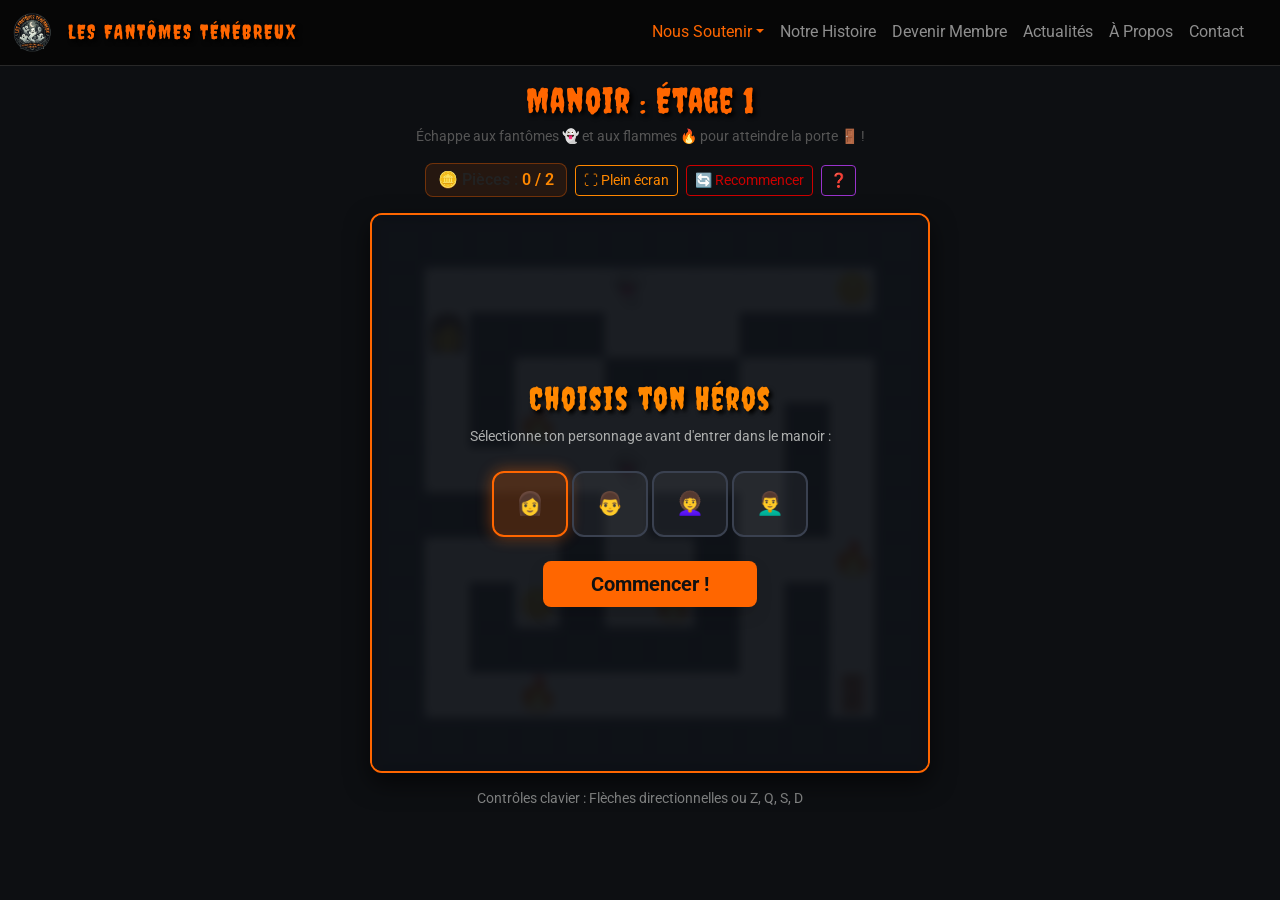
<file: labyrinthe.html>
<!DOCTYPE html>
<html lang="fr">

<head>
    <meta charset="UTF-8">
    <meta name="viewport" content="width=device-width, initial-scale=1.0, user-scalable=no">
    <title>Le Manoir - Les Fantômes Ténébreux</title>
    <meta name="description" content="Mini-jeu de labyrinthe des Fantômes Ténébreux. Échappe aux fantômes et aux pièges !">
    <link rel="stylesheet" href="bootstrap.min.css">
    <link rel="stylesheet" href="style.css">
    <link href="https://fonts.googleapis.com/css2?family=Creepster&display=swap" rel="stylesheet">
    <link rel="icon" type="image/png" href="logo2.png">
    <link rel="apple-touch-icon" href="logo2.png">
    <style>
        :root {
            --bg-color: #0d0f12;
            --card-bg: #15181e;
            --accent-orange: #ff6600;
        }

        body {
            background-color: var(--bg-color);
            color: #d1d5db;
            font-family: -apple-system, BlinkMacSystemFont, "Segoe UI", Roboto, sans-serif;
            touch-action: manipulation;
            user-select: none;
            -webkit-user-select: none;
        }

        .creepster-font {
            font-family: 'Creepster', cursive;
            letter-spacing: 1px;
        }

        #game-wrapper {
            position: relative;
            max-width: 540px;
            width: 100%;
            margin: 0 auto;
        }

        #canvas-card {
            background-color: var(--card-bg);
            border: 2px solid var(--accent-orange);
            border-radius: 12px;
            box-shadow: 0 10px 25px rgba(0, 0, 0, 0.6);
            padding: 8px;
            position: relative;
            display: inline-block;
        }

        canvas {
            display: block;
            margin: 0 auto;
            border-radius: 6px;
            background: #ffffff;
            cursor: pointer;
        }

        /* Écran de démarrage & sélection de personnage (devant le jeu) */
        #start-overlay {
            position: absolute;
            top: 0; left: 0; right: 0; bottom: 0;
            background: rgba(13, 16, 22, 0.94);
            border-radius: 10px;
            display: flex;
            flex-direction: column;
            justify-content: center;
            align-items: center;
            z-index: 30;
            backdrop-filter: blur(5px);
            padding: 20px;
        }

        .avatar-card {
            border: 2px solid #3a4150;
            background: rgba(255, 255, 255, 0.05);
            border-radius: 12px;
            padding: 14px 22px;
            cursor: pointer;
            transition: all 0.2s ease;
            user-select: none;
        }

        .avatar-card:hover {
            border-color: var(--accent-orange);
            transform: translateY(-2px);
        }

        .avatar-card.active {
            border-color: var(--accent-orange);
            background: rgba(255, 102, 0, 0.22);
            box-shadow: 0 0 15px rgba(255, 102, 0, 0.45);
        }

        /* D-Pad mobile tactile */
        .dpad-container {
            display: grid;
            grid-template-columns: repeat(3, 75px);
            grid-template-rows: repeat(3, 75px);
            gap: 9px;
            justify-content: center;
            margin-top: 14px;
        }

        .dpad-btn {
            background: rgba(255, 102, 0, 0.15);
            border: 2px solid var(--accent-orange);
            color: #ffaa44;
            border-radius: 12px;
            font-size: 1.5rem;
            display: flex;
            align-items: center;
            justify-content: center;
            transition: all 0.1s ease;
            touch-action: manipulation;
        }

        .dpad-btn:active {
            background: var(--accent-orange);
            color: #111;
            transform: scale(0.92);
        }

        .stat-badge {
            background: rgba(255, 102, 0, 0.1);
            border: 1px solid rgba(255, 102, 0, 0.35);
            border-radius: 8px;
            padding: 4px 12px;
            font-weight: 600;
        }

        /* Overlay Fin de partie */
        #status-overlay {
            position: absolute;
            top: 0; left: 0; right: 0; bottom: 0;
            background: rgba(10, 12, 16, 0.88);
            border-radius: 12px;
            display: none;
            flex-direction: column;
            justify-content: center;
            align-items: center;
            z-index: 20;
            backdrop-filter: blur(3px);
        }
        #game-wrapper:fullscreen {
    background-color: #0d0f12;
    display: flex;
    flex-direction: column;
    justify-content: center;
    align-items: center;
    width: 100vw;
    height: 100vh;
    max-width: 100%;
    margin: 0;
    padding: 10px;
}
#game-wrapper:-webkit-full-screen {
    background-color: #0d0f12;
    display: flex;
    flex-direction: column;
    justify-content: center;
    align-items: center;
    width: 100vw;
    height: 100vh;
    max-width: 100%;
    margin: 0;
    padding: 10px;
}
#screamer-box {
    position: fixed;
    top: 0;
    left: 0;
    right: 0;
    bottom: 0;
    width: 100vw;
    height: 100vh;
    background-color: #000;
    z-index: 2147483647; /* Passe impérativement au-dessus de tout */
    display: flex;
    justify-content: center;
    align-items: center;
    overflow: hidden;
}

#screamer-box.screamer-hidden {
    display: none !important;
}

#screamer-img {
    max-width: 90vw;
    max-height: 90vh;
    width: auto;
    height: auto;
    object-fit: contain; /* Affiche l'image complète sans la tronquer ni déborder */
    animation: screamerShake 0.08s infinite alternate, screamerZoom 0.2s ease-out;
}

@keyframes screamerZoom {
    0% { transform: scale(0.7); }
    100% { transform: scale(1.0); } /* S'arrête à la taille réelle sans sur-zoomer */
}

@keyframes screamerShake {
    0% { transform: scale(1.0) translate(-8px, -6px); }
    100% { transform: scale(1.0) translate(8px, 6px); }
}
    </style>
</head>

<body class="d-flex flex-column min-vh-100">

<nav class="navbar navbar-expand-lg navbar-dark bg-dark fixed-top">
    <div class="container-fluid">
        <a class="navbar-brand d-flex align-items-center" href="/" style="color: #ff6600; font-family: 'Creepster', cursive;">
            <img src="logo2.png" alt="Logo" style="max-width: 40px;" class="me-3" onerror="this.style.display='none'">
            <span class="d-none d-sm-inline">LES FANTÔMES TÉNÉBREUX</span>
        </a>

        <div class="collapse navbar-collapse" id="navbarNav">
            <ul class="navbar-nav ms-auto me-lg-3">
                <li class="nav-item dropdown">
                    <a class="nav-link dropdown-toggle" data-bs-toggle="dropdown" href="#" role="button" aria-haspopup="true" aria-expanded="false" style="color: #ff6600;"><font dir="auto" style="vertical-align: inherit;"><font dir="auto" style="vertical-align: inherit;">Nous Soutenir</font></font></a>
                    <div class="dropdown-menu">
                        <a class="dropdown-item" href="/soutenir"><font dir="auto" style="vertical-align: inherit;"><font dir="auto" style="vertical-align: inherit;">Faire un don financier</font></font></a>
                        <a class="dropdown-item" href="https://forms.gle/yteDJCCFaxfCuUiA8"><font dir="auto" style="vertical-align: inherit;"><font dir="auto" style="vertical-align: inherit;">Faire un don de matériel (ou une location gratuite)</font></font></a>
                        <a class="dropdown-item" href="https://forms.gle/eyxXACekgcx5JAuy6"><font dir="auto" style="vertical-align: inherit;"><font dir="auto" style="vertical-align: inherit;">Faire un don en nature (service et autre)</font></font></a>
                    </div>
                </li> 
                <li class="nav-item"><a class="nav-link" href="/historique">Notre Histoire</a></li>
                <li class="nav-item"><a class="nav-link" href="/adhesion">Devenir Membre</a></li>
                <li class="nav-item"><a class="nav-link" href="/actualites">Actualités</a></li>
                <li class="nav-item"><a class="nav-link" href="/Apropos">À Propos</a></li>
                <li class="nav-item"><a class="nav-link" href="mailto:lesfantomestenebreux@gmail.com">Contact</a></li>
            </ul>
        </div>
    </div>
</nav>

<div class="container text-center" style="margin-top: 80px; margin-bottom: 30px;">
    <h1 id="level-title" class="creepster-font text-warning mb-1" style="color: #ff6600 !important; font-size: 2.2rem;">Manoir</h1>
    <p id="level-desc" class="text-secondary small mb-3">Guide ton héros jusqu'à la porte 🚪 !</p>

    <!-- Conteneur de jeu (Tout ce qui est ici sera visible en plein écran) -->
    <div id="game-wrapper">
        <div class="d-flex justify-content-center align-items-center flex-wrap gap-2 mb-3">
            <div class="stat-badge text-light">🪙 Pièces : <span id="coin-status" class="text-warning">0 / 0</span></div>
            <button id="fullscreen-btn" class="btn btn-sm btn-outline-warning" onclick="toggleFullScreen()">⛶ Plein écran</button>
            <button id="reset-btn" class="btn btn-sm btn-outline-danger">🔄 Recommencer</button>
            <button id="help-btn" class="btn btn-sm btn-outline-info fw-bold" onclick="window.GuideModule.open(0)" title="Guide du jeu">❓</button>
        </div>

        <div id="screamer-box" class="screamer-hidden">
            <img id="screamer-img" src="screamer1.jpg" alt="Screamer">
            <audio id="screamer-audio" src="screamer.mp3" preload="auto"></audio>
        </div>
        <div id="canvas-card">
            <canvas id="gameCanvas" width="440" height="440"></canvas>
            
            <!-- ÉCRAN DE DÉMARRAGE : CHOIX DU PERSONNAGE DEVANT LE JEU -->
            <div id="start-overlay">
                <h2 class="creepster-font text-warning mb-2" style="font-size: 2rem;">Choisis ton Héros</h2>
                <p class="text-dark small mb-4">Sélectionne ton personnage avant d'entrer dans le manoir :</p>

                <div class="d-flex gap-1 mb-4">
                    <div class="avatar-card text-center active" data-avatar="👩" onclick="setPlayerAvatar('👩')">
                        <div style="font-size: 1.4rem;">👩</div>
                    </div>
                    <div class="avatar-card text-center" data-avatar="👨" onclick="setPlayerAvatar('👨')">
                        <div style="font-size: 1.4rem; ">👨</div>
                    </div>
                    <div class="avatar-card text-center" data-avatar="👩‍🦱" onclick="setPlayerAvatar('👩‍🦱')">
                        <div style="font-size: 1.4rem;">👩‍🦱</div>
                    </div>
                    <div class="avatar-card text-center" data-avatar="👨‍🦱" onclick="setPlayerAvatar('👨‍🦱')">
                        <div style="font-size: 1.4rem;">👨‍🦱</div>
                    </div>
                </div>

                <button id="start-btn" class="btn btn-warning btn-lg fw-bold px-5 shadow" style="background-color: #ff6600; border: none; color: #111;">
                    Commencer !
                </button>
                <button id="continue-btn" class="btn btn-info btn-lg fw-bold mt-2" style="display: none;">Continuer (Niveau 1)</button>
            </div>

            <!-- Overlay Fin de partie (Victoire / Défaite) -->
            <div id="status-overlay">
                <h2 id="overlay-title" class="creepster-font mb-2"></h2>
                <p id="overlay-msg" class="text-dark mb-3"></p>
                <div class="d-flex gap-2">
                    <button id="overlay-btn-replay" class="btn btn-outline-warning fw-bold px-3">Rejouer</button>
                    <button id="overlay-btn-next" class="btn btn-warning fw-bold px-4" style="display: none;">Niveau Suivant ➡️</button>
                </div>
            </div>
        </div>

        <!-- D-Pad tactile mobile -->
        <div class="d-block d-md-none mt-3">
            <div class="dpad-container mx-auto">
                <div></div>
                <button class="dpad-btn" data-dir="up">⬆️</button>
                <div></div>
                <button class="dpad-btn" data-dir="left">⬅️</button>
                <button class="dpad-btn" data-dir="down">⬇️</button>
                <button class="dpad-btn" data-dir="right">➡️</button>
                <div></div>
                <div></div>
                <div></div>
            </div>
        </div>
        <p class="text-muted small mt-2 d-none d-md-block">Contrôles clavier : Flèches directionnelles ou Z, Q, S, D</p>
    </div>
</div>

<script src="https://cdn.jsdelivr.net/npm/bootstrap@5.3.3/dist/js/bootstrap.bundle.min.js"></script>

<!-- 1. Données des niveaux -->
<script src="levels.js"></script>

<!-- 2. Moteur découpé en 5 modules -->
<script src="config.js"></script>
<script src="monsters.js"></script>
<script src="player.js"></script>
<script src="render.js"></script>
<script src="main.js"></script>

<!-- 3. Modules annexes (Guide & Screamer) -->
<script src="guide.js"></script>

<!-- Overlay Screamer indépendant -->
<div id="screamer-box" class="screamer-hidden">
    <img id="screamer-img" alt="Screamer">
    <audio id="screamer-audio" src="screamer.mp3" preload="auto"></audio>
</div>

<!-- Script Screamer -->
<script src="screamer.js"></script>
</body>
</html>
</file>
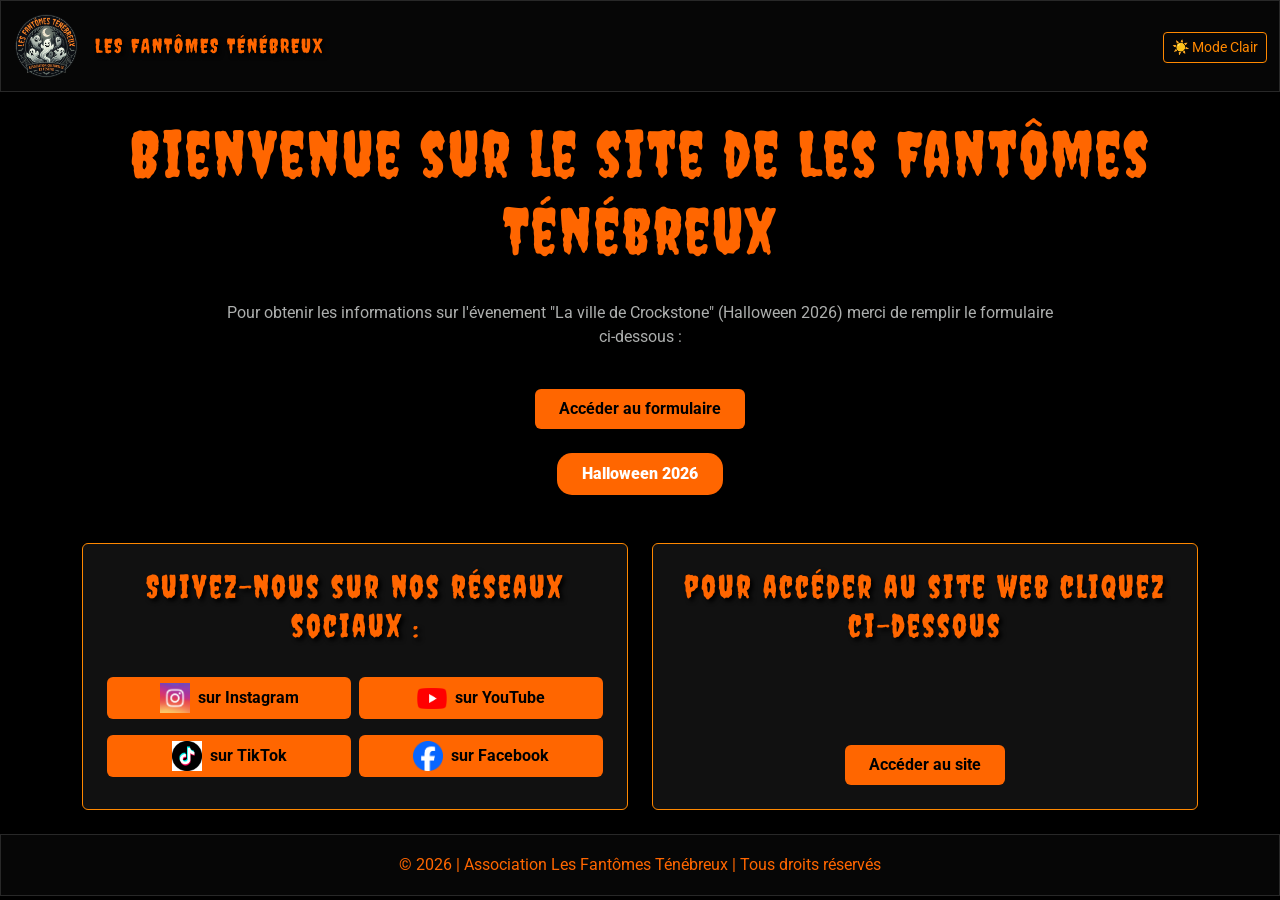
<file: redirection.html>
<!DOCTYPE html>
<html lang="fr">

<head>    
    <meta charset="UTF-8">
    <meta name="viewport" content="width=device-width, initial-scale=1.0">
    <title>Les Fantômes Ténébreux</title>
    <link rel="stylesheet" href="style.css">
    <link rel="stylesheet" href="bootstrap.min.css">
    <meta name="description" content="Association Les Fantômes Ténébreux au Chambon-Feugerolles. Création d'animations et de scénographies fantastiques, notamment pour Halloween.">
    <script type="application/ld+json">
    {
      "@context": "https://schema.org",
      "@type": "Organization",
      "url": "https://les-fantomes-tenebreux.netlify.app",
      "logo": "https://les-fantomes-tenebreux.netlify.app/logo2.png",
      "name": "Les Fantômes Ténébreux"
    }
    </script>
    <link href="https://fonts.googleapis.com/css2?family=Creepster&display=swap" rel="stylesheet">
    <link rel="icon" type="image/png" href="logo2.png">
    <link rel="apple-touch-icon" href="logo2.png">
    <meta property="og:title" content="Les Fantômes Ténébreux - Animations Halloween">
    <meta property="og:description" content="Rejoignez l'association la plus terrifiante du Chambon-Feugerolles !">
    <meta property="og:image" content="https://les-fantomes-tenebreux.netlify.app/logo2.png">
    <meta property="og:url" content="https://les-fantomes-tenebreux.netlify.app">
    <meta property="og:type" content="website">
</head>

<body class="d-flex flex-column min-vh-100">
<nav class="navbar navbar-expand-lg navbar-dark bg-dark">
    <div class="container-fluid">
        <a class="navbar-brand d-flex align-items-center" href="/" style="color: #ff6600; font-family: 'Creepster', cursive;">
            <img src="logo2.png" alt="Logo" style="max-width: 66px;" class="me-3">
            <span class="d-none d-sm-inline">LES FANTÔMES TÉNÉBREUX</span>
        </a>
        <div class="d-flex align-items-center ms-auto order-lg-last">
            <button id="theme-toggle" class="btn btn-outline-warning btn-sm me-2">🌓 Mode Clair</button>
        </div>
    </div>
</nav>

<main class="container">
    <h1 class="text-center mt-4">Bienvenue sur le site de Les Fantômes Ténébreux </h1>
    <br>
    <div class="row justify-content-center g-4">
        <div class="col-md-9">
            <p class="text-center text-muted">Pour obtenir les informations sur l'évenement "La ville de Crockstone" (Halloween 2026) merci de remplir le formulaire ci-dessous :</p>
        </div>
        <div class="col-md-7 text-center">
            <a href="https://forms.gle/X1CqQFMquFADguxM9" target="_blank" class="btn btn-warning fw-bold px-4 py-2 mb-4" style="background-color: #ff6600; border: none; color: black;">Accéder au formulaire</a>
            <br>
            <a class="btn fw-bold px-4 py-2 mb-4" href="/crockstone" style="color: #ffffff; background-color: #ff6600; border-radius: 15px;"><strong>Halloween 2026</strong></a>
        </div>
        <div class="col-md-6">
            <div class="card bg border-warning shadow h-100 p-4 d-flex flex-column">
                <h4 class="card-title text-center mb-4">Suivez-nous sur nos réseaux sociaux :</h4>
                <div class="row g-2 align-items-center mt-auto">
                    <div class="col-md-6 mb-2"> 
                        <a href="https://www.instagram.com/les_fantomes_tenebreux" target="_blank" class="btn btn-outline-warning d-flex align-items-center justify-content-center gap-2 fw-bold" style="background-color: #ff6600; border: none; color: black;">
                            <img src="insta.jpg" alt="Instagram" style="width: 30px; height: 30px; object-fit: contain;"> sur Instagram
                        </a>
                    </div>
                    <div class="col-md-6 mb-2"> 
                        <a href="https://www.youtube.com/@LesFant%C3%B4mesT%C3%A9n%C3%A9breux" target="_blank" class="btn btn-outline-warning d-flex align-items-center justify-content-center gap-2 fw-bold" style="background-color: #ff6600; border: none; color: black;">
                            <img src="Youtube.png" alt="YouTube" style="width: 30px; height: 30px; object-fit: contain;"> sur YouTube
                        </a>
                    </div>
                    <div class="col-md-6 mb-2"> 
                        <a href="https://www.tiktok.com/@les_fantomes_tenebreux" target="_blank" class="btn btn-outline-warning d-flex align-items-center justify-content-center gap-2 fw-bold" style="background-color: #ff6600; border: none; color: black;">
                            <img src="tiktok.png" alt="TikTok" style="width: 30px; height: 30px; object-fit: contain;"> sur TikTok
                        </a>
                    </div>
                    <div class="col-md-6 mb-2"> 
                        <a href="https://www.facebook.com/profile.php?id=61594657620146" target="_blank" class="btn btn-outline-warning d-flex align-items-center justify-content-center gap-2 fw-bold" style="background-color: #ff6600; border: none; color: black;">
                            <img src="facebook.png" alt="Facebook" style="width: 30px; height: 30px; object-fit: contain;"> sur Facebook
                        </a>
                    </div>
                </div>
            </div>
        </div>
        <div class="col-md-6">
            <div class="card bg border-warning shadow h-100 p-4 d-flex flex-column">
                <h4 class="card-title text-center mb-4">pour accéder au site web cliquez ci-dessous</h4>
                
                <div class="mt-auto text-center">
                    <a href="https://les-fantomes-tenebreux.netlify.app" class="btn btn-warning fw-bold px-4 py-2" style="background-color: #ff6600; border: none; color: black;">
                        Accéder au site
                    </a>
                </div>
            </div>
        </div>

    </div>
</main>

<script src="https://cdn.jsdelivr.net/npm/bootstrap@5.3.3/dist/js/bootstrap.bundle.min.js"></script>
<script>
    const toggleBtn = document.getElementById('theme-toggle');
    const body = document.body;

    function updateThemeUI(isDark) {
        // On cible TOUTES les cartes de la page
        const allCards = document.querySelectorAll('.card');

        if (isDark) {
            // MODE SOMBRE
            body.style.backgroundColor = "#000000";
            body.style.color = "#adafae";
            
            allCards.forEach(card => {
                card.style.backgroundColor = "#111111";
                card.style.borderColor = "#ff6600";
            });

            toggleBtn.innerHTML = "☀️ Mode Clair";
            toggleBtn.className = "btn btn-outline-warning btn-sm mt-1";
        } else {
            // MODE CLAIR
            body.style.backgroundColor = "#ADAFAE";
            body.style.color = "#212529";
            
            allCards.forEach(card => {
                card.style.backgroundColor = "#f8f9fa";
                card.style.borderColor = "#dee2e6";
            });

            toggleBtn.innerHTML = "🌙 Mode Sombre";
            toggleBtn.className = "btn btn-outline-dark btn-sm mt-1";
        }

        // Ajustement automatique de tous les textes pour la lisibilité
        const allTexts = document.querySelectorAll('p, h2, h3, .text-dark, .text-light');
        allTexts.forEach(el => {
            // On ne touche pas aux titres orange (#ff6600)
            if (!el.classList.contains('text-orange') && el.style.color !== 'rgb(255, 102, 0)') {
                el.style.setProperty('color', isDark ? '#adafae' : '#212529', 'important');
            }
        });
    }

    toggleBtn.addEventListener('click', () => {
        const isCurrentlyDark = localStorage.getItem('theme') !== 'light';
        const nextTheme = isCurrentlyDark ? 'light' : 'dark';
        localStorage.setItem('theme', nextTheme);
        updateThemeUI(nextTheme === 'dark');
    });

    // Chargement initial basé sur la mémoire du navigateur
    const savedTheme = localStorage.getItem('theme') || 'dark';
    updateThemeUI(savedTheme === 'dark');
</script>
</body>
<footer class="navbar navbar-expand-lg bg-dark mt-4">
    <div class="container-fluid justify-content-center">
        <p style="color: #ff6600 !important; margin:0; padding: 10px 0;"> © <span id="current-year">2027</span> | Association Les Fantômes Ténébreux | Tous droits réservés</p>
        <script>
            document.getElementById("current-year").textContent = new Date().getFullYear();
        </script>
    </div>
</footer>
</html>
</file>
<file: style.css>
/* Importation des polices Halloween depuis Google Fonts */
@import url('https://fonts.googleapis.com/css2?family=Creepster&family=Metal+Mania&display=swap');

:root {
    --halloween-orange: #ff6600;
    --halloween-blood: #880000;
}

/* Titres style Halloween */
h1, h2, h3, h4, h5, .navbar-brand {
    font-family: 'Creepster', cursive;
    color: var(--halloween-orange) !important;
    letter-spacing: 2px;
    text-shadow: 3px 3px 4px #000;
}

/* Texte général plus lisible */
body {
    font-family: 'Segoe UI', Roboto, sans-serif;
}

/* Personnalisation des boutons Bootstrap pour le style "Ghost" */
.btn-primary {
    background-color: var(--halloween-orange) !important;
    border-color: #cc5200 !important;
    color: #000 !important;
    font-weight: bold;
    text-transform: uppercase;
    transition: 0.3s;
}

.btn-primary:hover {
    box-shadow: 0 0 20px var(--halloween-orange);
    transform: scale(1.05);
}

/* Style pour les cartes (Documents & Historique) */
.card {
    border: 1px solid #333;
    transition: border 0.3s;
}

.card:hover {
    border: 1px solid var(--halloween-orange);
}

/* Liens de téléchargement */
.list-group-item {
    background-color: #111 !important;
    border-color: #222 !important;
    color: #fff !important;
}

.list-group-item a {
    color: var(--halloween-orange);
    text-decoration: none;
}

.list-group-item a:hover {
    text-decoration: underline;
}

/* Animation discrète pour le logo ou les titres */
@keyframes flicker {
    0% { opacity: 1; }
    50% { opacity: 0.8; }
    100% { opacity: 1; }
}

.logo-halloween {
    animation: flicker 3s infinite;
    max-width: 150px;
}

.accordion-button {
    font-family: 'Creepster', cursive;
    color: #ff6600;
}

/* Supprime le cyan Bootstrap quand l'onglet est ouvert */
.accordion-button:not(.collapsed) {
    color: #ff6600;
    background-color: transparent;
    box-shadow: none;
}

.accordion-button:focus {
    box-shadow: none;
}
</file>
